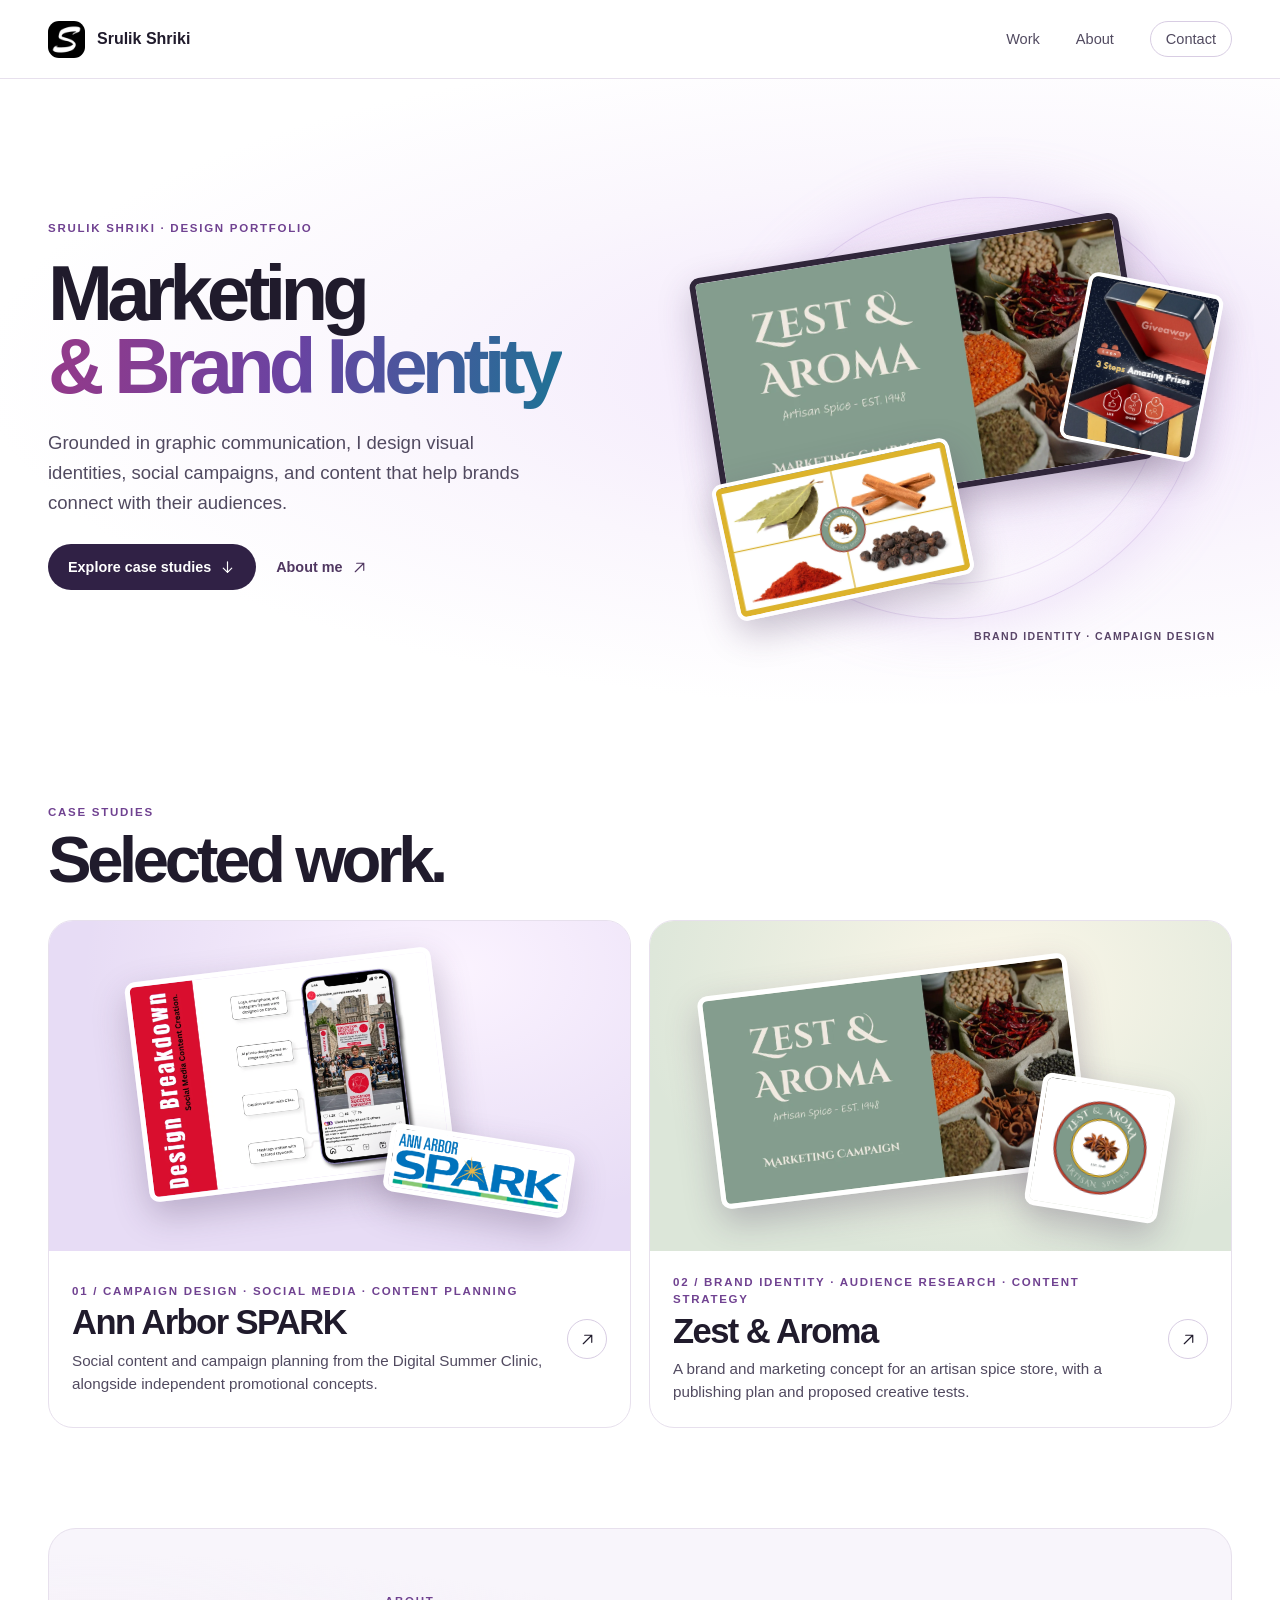
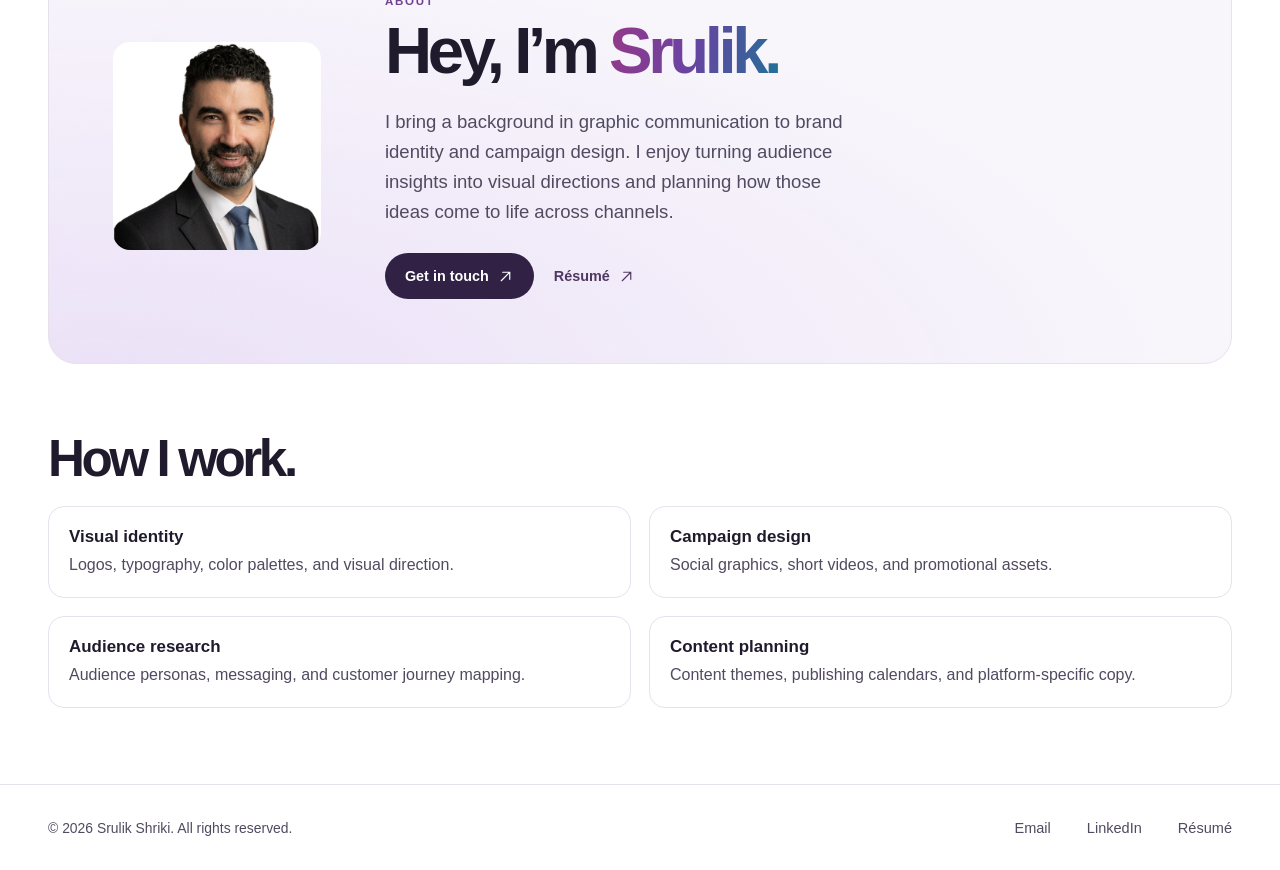
<file: index.html>
<!doctype html>
<html lang="en">
<head>
  <meta charset="utf-8">
  <meta name="viewport" content="width=device-width, initial-scale=1">
  <meta name="theme-color" content="#ffffff">
  <meta name="description" content="Marketing and brand identity case studies by Srulik Shriki.">
  <title>Srulik Shriki — Marketing &amp; Brand Identity</title>
  <link rel="icon" href="assets/home/srulik-mark.webp">
  <link rel="stylesheet" href="assets/css/portfolio.css">
  <link rel="stylesheet" href="assets/css/home.css">
</head>
<body class="home-page" id="top">
  <a class="skip" href="#main">Skip to content</a>
  <header class="portfolio-header">
    <div class="portfolio-wrap portfolio-bar">
      <a class="portfolio-brand" href="#top" aria-label="Srulik Shriki, marketing portfolio home"><img src="assets/home/srulik-mark.webp" width="37" height="37" alt=""><span>Srulik Shriki</span></a>
      <nav class="portfolio-nav" aria-label="Main navigation">
        <a href="#projects">Work</a>
        <a href="#about">About</a>
        <a class="contact-nav" href="#footer">Contact</a>
      </nav>
    </div>
  </header>

  <main id="main" tabindex="-1">
    <div class="home-intro">
      <section class="portfolio-wrap home-hero" aria-labelledby="hero-title">
        <div>
          <p class="portfolio-kicker">Srulik Shriki · Design portfolio</p>
          <h1 id="hero-title">Marketing <span class="gradient-text">&amp; Brand Identity</span></h1>
          <p class="home-lead">Grounded in graphic communication, I design visual identities, social campaigns, and content that help brands connect with their audiences.</p>
          <div class="home-actions">
            <a class="portfolio-button" href="#projects">Explore case studies <svg class="portfolio-icon" viewBox="0 0 24 24" aria-hidden="true"><path d="M12 4v15m-6-6 6 6 6-6"/></svg></a>
            <a class="portfolio-text-link" href="#about">About me <svg class="portfolio-icon" viewBox="0 0 24 24" aria-hidden="true"><path d="M6 18 18 6M8 6h10v10"/></svg></a>
          </div>
        </div>
        <figure class="home-art">
          <div class="home-halo" aria-hidden="true"></div>
          <img class="home-art-main" src="assets/home/aroma_01.webp" width="960" height="540" alt="Zest &amp; Aroma brand presentation with spice photography" fetchpriority="high">
          <img class="home-art-poster" src="assets/home/giveaway_rules.webp" alt="Giveaway Season social campaign graphic">
          <img class="home-art-print" src="assets/home/aroma_06.webp" alt="Zest &amp; Aroma visual identity moodboard">
          <figcaption>Brand identity · Campaign design</figcaption>
        </figure>
      </section>
    </div>

    <section class="portfolio-wrap home-work" id="projects" aria-labelledby="work-title">
      <p class="portfolio-kicker">Case studies</p>
      <h2 id="work-title">Selected work.</h2>
      <div class="work-grid">
        <a class="work-card work-spark" href="spark.html" aria-labelledby="spark-title" aria-describedby="spark-description">
          <div class="work-visual" aria-hidden="true">
            <img class="work-main" src="assets/home/social_media_design.webp" alt="" loading="lazy">
            <img class="work-logo" src="gallery/ann_arbor_spark.png" alt="" loading="lazy">
          </div>
          <div class="work-info">
            <div>
              <p class="portfolio-kicker">01 / Campaign design · Social media · Content planning</p>
              <h3 id="spark-title">Ann Arbor SPARK</h3>
              <p id="spark-description">Social content and campaign planning from the Digital Summer Clinic, alongside independent promotional concepts.</p>
            </div>
            <span class="work-arrow" aria-hidden="true"><svg class="portfolio-icon" viewBox="0 0 24 24" aria-hidden="true"><path d="M6 18 18 6M8 6h10v10"/></svg></span>
          </div>
        </a>
        <a class="work-card work-zest" href="zestandaroma.html" aria-labelledby="zest-title" aria-describedby="zest-description">
          <div class="work-visual" aria-hidden="true">
            <img class="work-main" src="assets/home/aroma_01.webp" alt="" loading="lazy">
            <img class="work-logo" src="gallery/zest_aroma_logo.png" alt="" loading="lazy">
          </div>
          <div class="work-info">
            <div>
              <p class="portfolio-kicker">02 / Brand identity · Audience research · Content strategy</p>
              <h3 id="zest-title">Zest &amp; Aroma</h3>
              <p id="zest-description">A brand and marketing concept for an artisan spice store, with a publishing plan and proposed creative tests.</p>
            </div>
            <span class="work-arrow" aria-hidden="true"><svg class="portfolio-icon" viewBox="0 0 24 24" aria-hidden="true"><path d="M6 18 18 6M8 6h10v10"/></svg></span>
          </div>
        </a>
      </div>
    </section>

    <section class="portfolio-wrap home-about" id="about" aria-labelledby="about-title">
      <img src="gallery/proffesional_image_srulik_shriki.jpg" alt="Srulik Shriki" loading="lazy">
      <div>
        <p class="portfolio-kicker">About</p>
        <h2 id="about-title">Hey, I’m <span class="gradient-text">Srulik.</span></h2>
        <p class="home-lead">I bring a background in graphic communication to brand identity and campaign design. I enjoy turning audience insights into visual directions and planning how those ideas come to life across channels.</p>
        <div class="home-actions">
          <a class="portfolio-button" href="mailto:ishriki@emich.edu">Get in touch <svg class="portfolio-icon" viewBox="0 0 24 24" aria-hidden="true"><path d="M6 18 18 6M8 6h10v10"/></svg></a>
          <a class="portfolio-text-link" href="https://canva.link/yx0ch3mzbwve8dt">Résumé <svg class="portfolio-icon" viewBox="0 0 24 24" aria-hidden="true"><path d="M6 18 18 6M8 6h10v10"/></svg></a>
        </div>
      </div>
    </section>

    <section class="portfolio-wrap home-skills" aria-labelledby="skills-title">
      <h2 id="skills-title">How I work.</h2>
      <div class="skills-grid">
        <article class="skill-card"><h3>Visual identity</h3><p>Logos, typography, color palettes, and visual direction.</p></article>
        <article class="skill-card"><h3>Campaign design</h3><p>Social graphics, short videos, and promotional assets.</p></article>
        <article class="skill-card"><h3>Audience research</h3><p>Audience personas, messaging, and customer journey mapping.</p></article>
        <article class="skill-card"><h3>Content planning</h3><p>Content themes, publishing calendars, and platform-specific copy.</p></article>
      </div>
    </section>
  </main>

  <footer class="portfolio-footer" id="footer">
    <div class="portfolio-wrap portfolio-footer-inner">
      <p>© <span id="year">2026</span> Srulik Shriki. All rights reserved.</p>
      <nav aria-label="Contact and résumé">
        <a href="mailto:ishriki@emich.edu">Email</a>
        <a href="https://www.linkedin.com/in/srulik-shriki-858525204/">LinkedIn</a>
        <a href="https://canva.link/yx0ch3mzbwve8dt">Résumé</a>
      </nav>
    </div>
  </footer>
  <script>document.getElementById('year').textContent = new Date().getFullYear();</script>
</body>
</html>
</file>
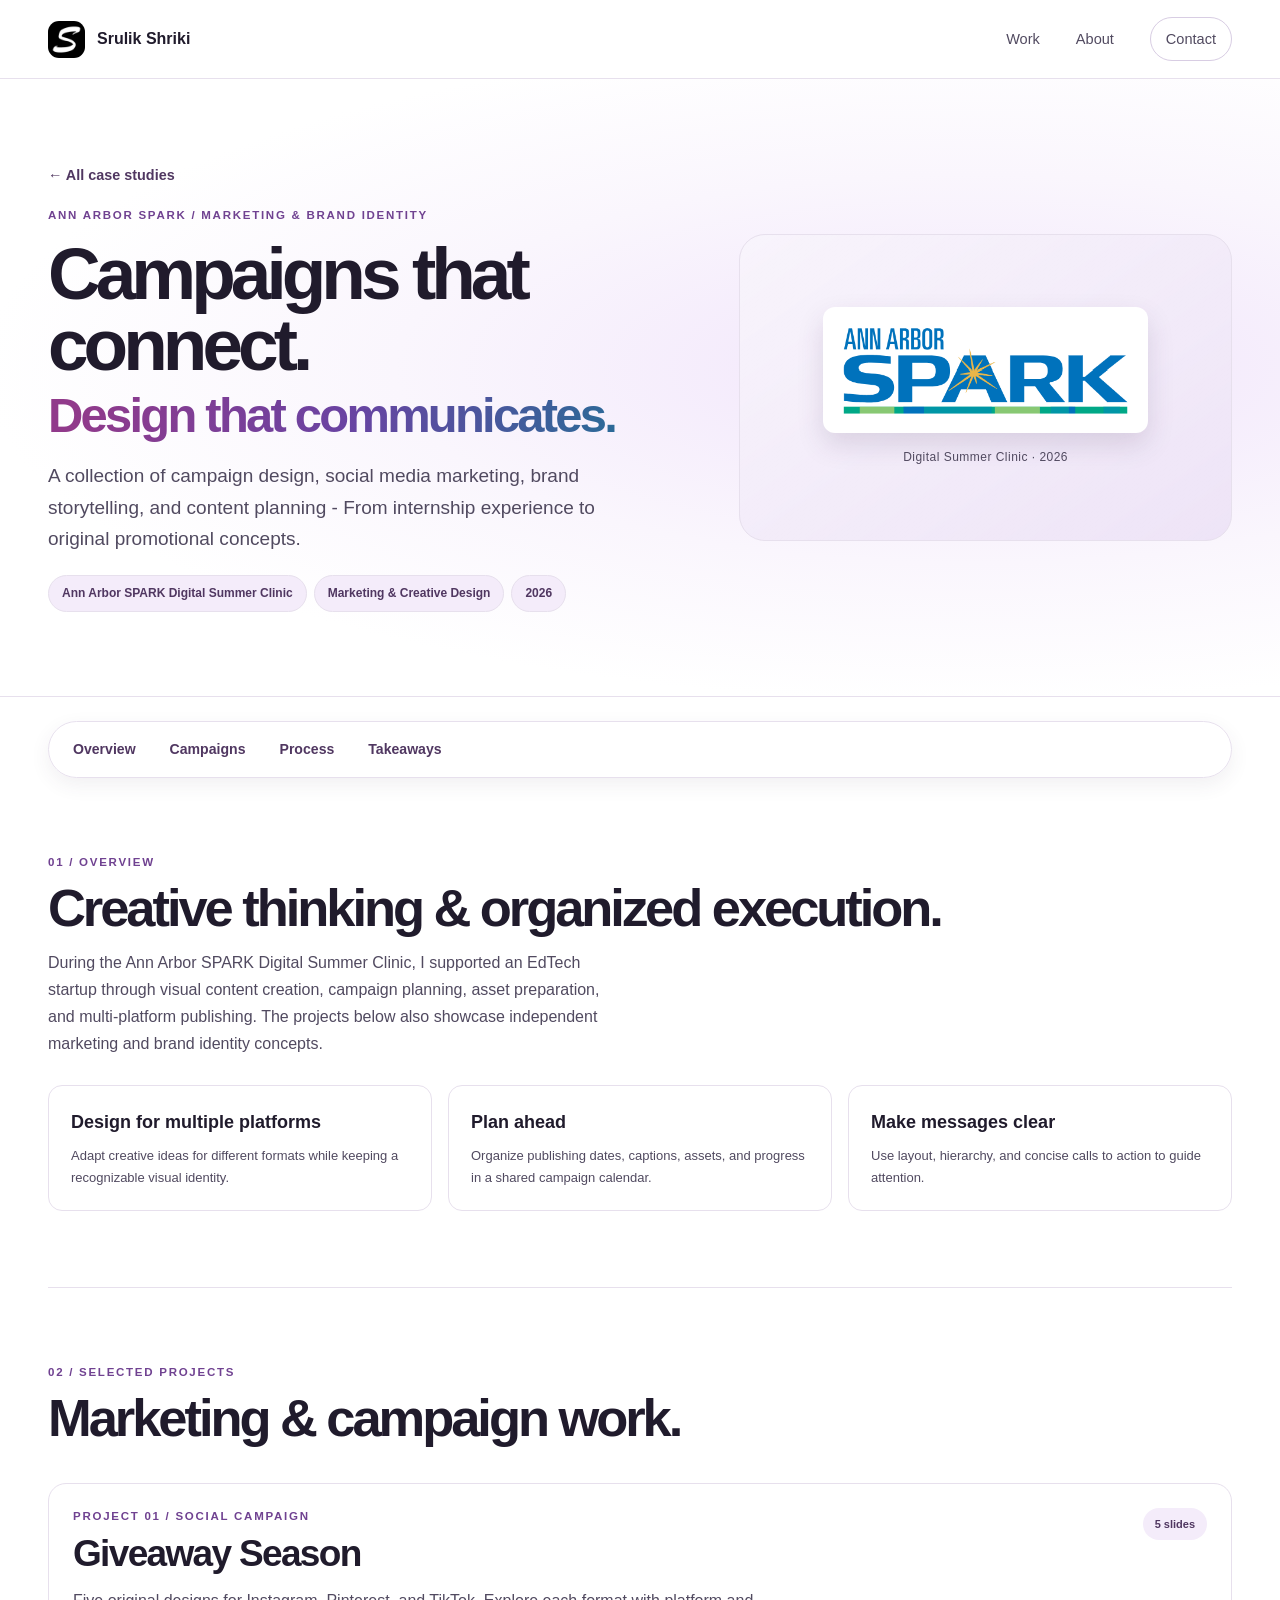
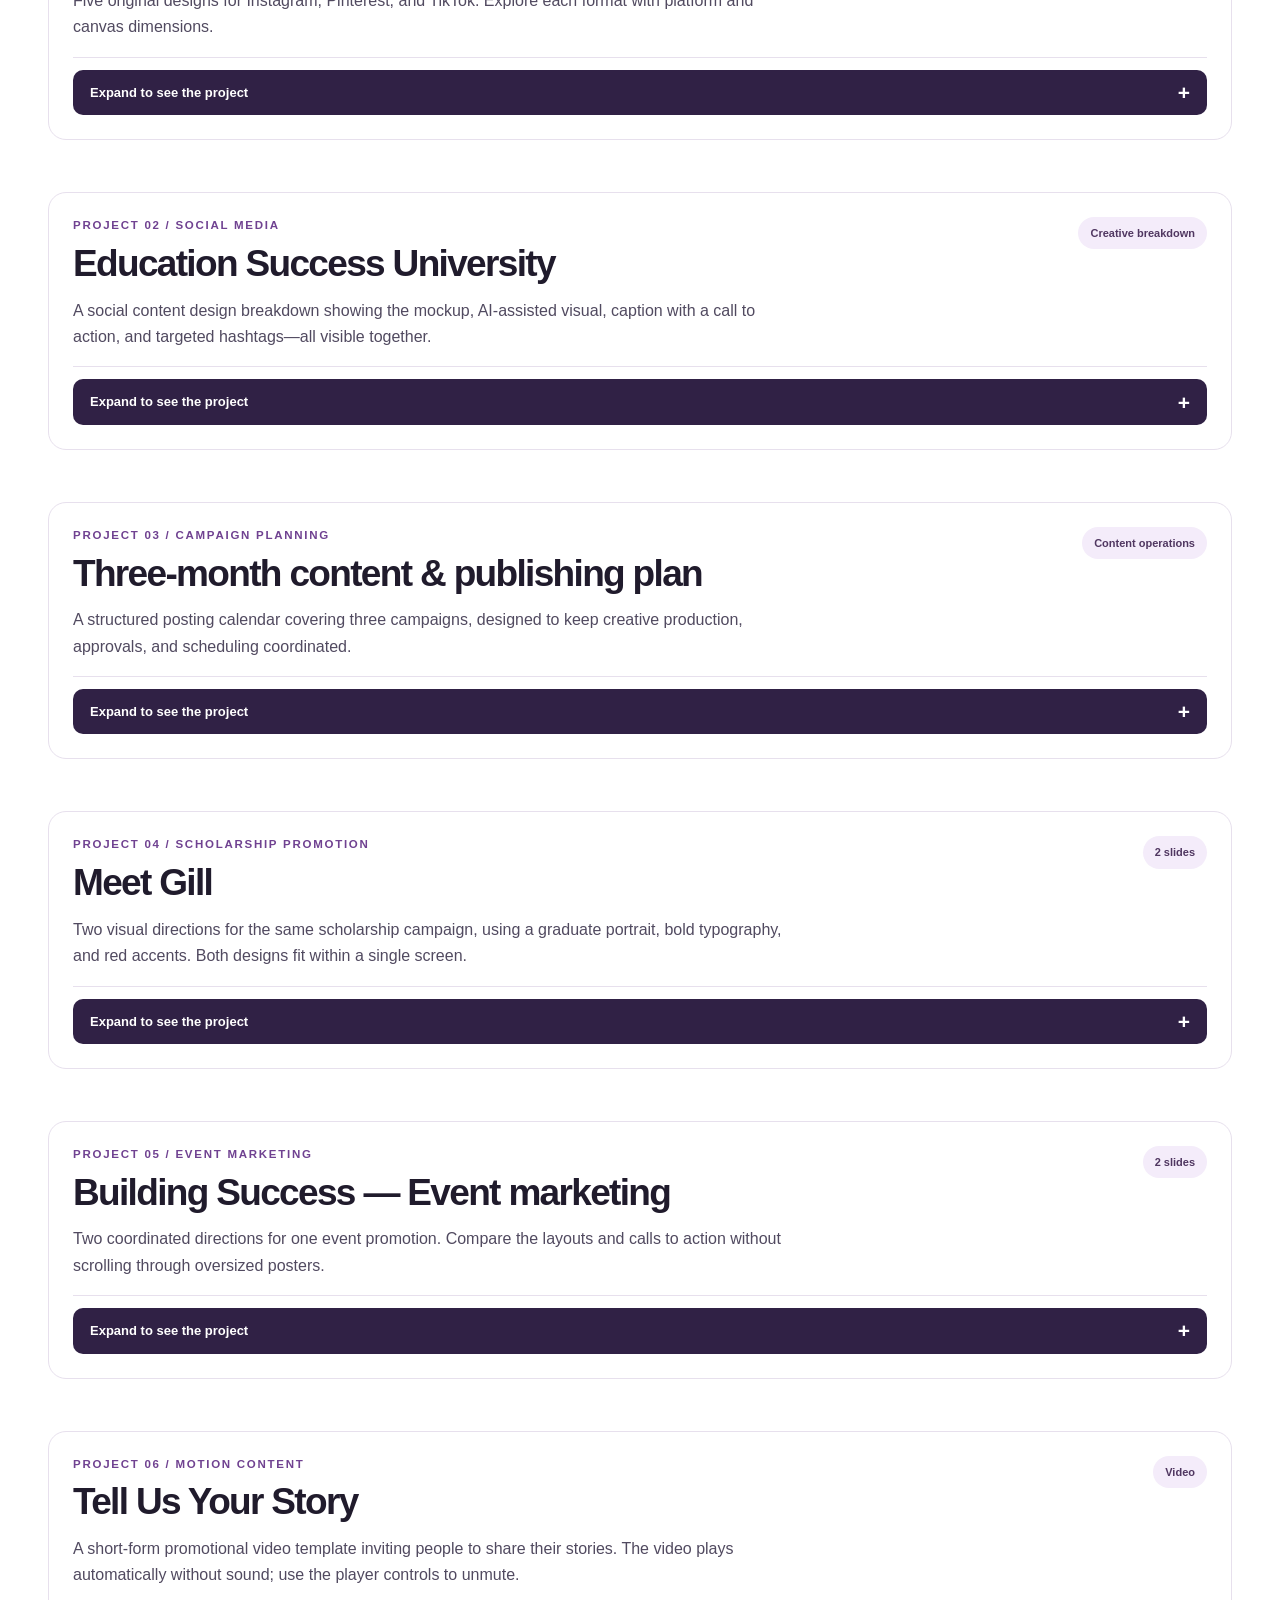
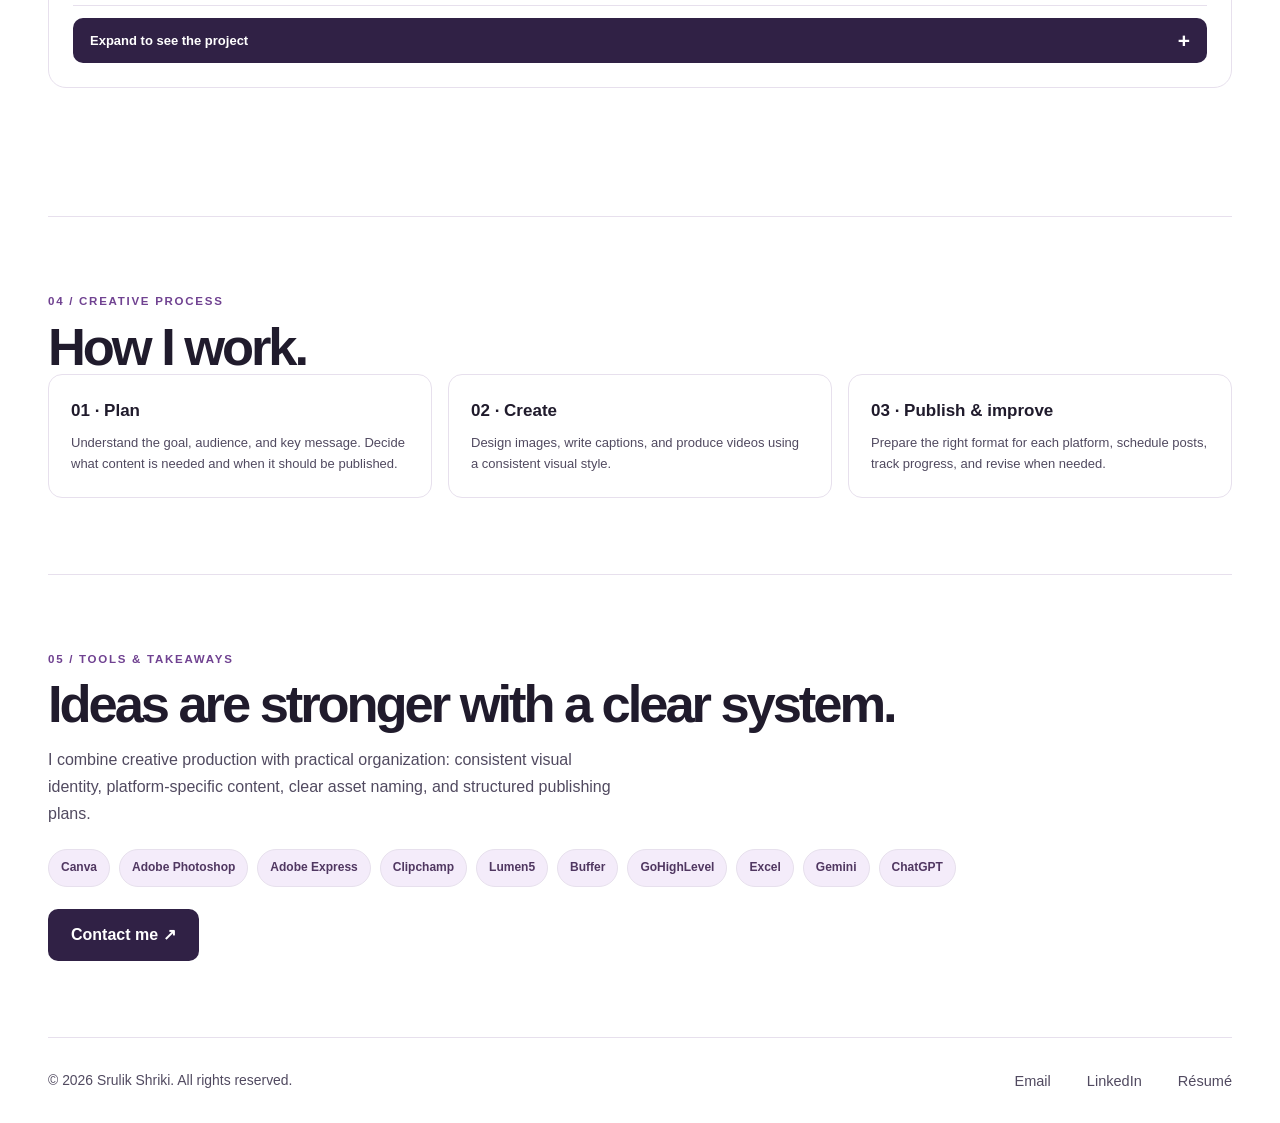
<file: spark.html>
<!DOCTYPE html>

<html lang="en"><head><meta charset="utf-8"/><meta content="width=device-width,initial-scale=1" name="viewport"/><title>Ann Arbor SPARK — Marketing Case Study | Srulik Shriki</title><style>@import url('https://fonts.googleapis.com/css2?family=Inter:wght@400;500;600;700;800&display=swap');:root{--ink:#1b1d21;--muted:#666b73;--line:#e5e7eb;--bg:#f8f9fb;--blue:#d64c4c}*{box-sizing:border-box}html{scroll-behavior:smooth}body{margin:0;font:15px/1.65 Inter,Arial,sans-serif;background:var(--bg);color:var(--ink)}.wrap{max-width:1120px;width:calc(100% - 48px);margin:auto}.navbar{background:#fff;border-bottom:1px solid var(--line);position:sticky;top:0;z-index:10}.nav-container{max-width:1200px;width:calc(100% - 48px);margin:auto;min-height:72px;display:flex;justify-content:space-between;align-items:center;gap:20px}.logo{display:flex;align-items:center;gap:12px;text-decoration:none;color:var(--ink);font-weight:800;font-size:17px}.logo-mark{background:var(--blue);color:#fff;width:38px;height:38px;border-radius:11px;display:grid;place-items:center}.nav-links{display:flex;gap:25px;flex-wrap:wrap}.nav-links a{font-size:13px;text-decoration:none;color:#505866;font-weight:600}.nav-links a.active,.nav-links a:hover{color:var(--blue)}.hero{padding:80px 0 65px}.eyebrow,.index{color:var(--blue);font-size:12px;font-weight:800;letter-spacing:.12em;text-transform:uppercase}.hero h1{font-size:clamp(43px,6.5vw,78px);letter-spacing:-.07em;line-height:1.07;margin:20px 0}.hero h1 span{color:var(--blue)}.lead{font-size:19px;color:#5d6470;max-width:760px}.meta{display:flex;gap:12px;flex-wrap:wrap;margin-top:25px}.meta span{background:#fff;border:1px solid var(--line);padding:8px 13px;border-radius:30px;font-size:12px;font-weight:700}.section{padding:75px 0;border-top:1px solid var(--line);scroll-margin-top:75px}.section h2{font-size:clamp(32px,4.5vw,52px);letter-spacing:-.055em;line-height:1.13;margin:14px 0 25px}.intro{max-width:820px;color:#555e69;font-size:16px}.overview{display:grid;grid-template-columns:repeat(3,1fr);gap:16px;margin-top:28px}.tile{background:#fff;border:1px solid var(--line);border-radius:14px;padding:22px}.tile b{display:block;font-size:18px;margin-bottom:7px}.tile p{margin:0;color:var(--muted);font-size:13px}.project{margin:60px 0 85px;scroll-margin-top:90px}.project-top{display:flex;align-items:flex-start;justify-content:space-between;gap:18px;margin-bottom:24px}.project h3{font-size:clamp(25px,3vw,37px);line-height:1.18;letter-spacing:-.045em;margin:8px 0 12px}.project-top p{color:var(--muted);max-width:720px;margin:0}.tag{font-size:11px;font-weight:800;color:#315ac5;background:#e9efff;padding:7px 12px;border-radius:30px;white-space:nowrap}.slidebox{background:#fff;border:1px solid var(--line);border-radius:16px;padding:16px;box-shadow:0 12px 35px #16223a09}.slideview{height:min(67vh,650px);min-height:320px;display:grid;place-items:center;background:#f1f3f6;border-radius:10px;overflow:hidden}.slideview img{width:100%;height:100%;object-fit:contain}.slide-controls{display:flex;justify-content:space-between;align-items:center;gap:14px;margin-top:16px;flex-wrap:wrap}.slide-controls button{border:1px solid #d6dce6;background:#fff;padding:10px 16px;border-radius:10px;font-weight:800;cursor:pointer}.slide-controls button:hover{background:#e9efff}.slide-info{flex:1;text-align:center;min-width:220px}.slide-info strong{display:block;font-size:14px}.slide-info small{color:#69717e;font-size:12px}.dots{display:flex;justify-content:center;gap:8px;margin-top:12px}.dots button{width:9px;height:9px;border-radius:50%;background:#ccd2dd;border:0;padding:0;cursor:pointer}.dots button.active{background:var(--blue)}.single{height:min(70vh,680px);min-height:300px;display:grid;place-items:center;background:#f0f2f6;border-radius:14px;overflow:hidden;border:1px solid var(--line)}.single img,.single video{height:100%;width:100%;object-fit:contain}.single video{background:#14171d}.planning-copy{max-width:880px}.planning-copy p{color:#58616c}.fields{display:flex;flex-wrap:wrap;gap:8px;margin:18px 0}.fields span{border:1px solid #dbe1e9;background:#fff;border-radius:6px;padding:6px 10px;font-size:12px}.expand{background:#fff;border:1px solid var(--line);border-radius:14px;margin-top:20px;overflow:hidden}.expand summary{cursor:pointer;padding:18px 22px;font-weight:800;display:flex;justify-content:space-between;align-items:center}.expand summary:after{content:'Click to expand +';font-size:12px;color:var(--blue)}.expand[open] summary:after{content:'Collapse −'}.expand .inside{padding:12px 20px 25px;border-top:1px solid var(--line);text-align:center}.expand img{width:min(100%,750px);height:auto;max-height:none}.process{display:grid;grid-template-columns:repeat(3,1fr);gap:16px}.process .tile b{font-size:17px}.tools{display:flex;gap:9px;flex-wrap:wrap;margin:22px 0}.tools span{border:1px solid var(--line);background:#fff;padding:8px 12px;border-radius:30px;font-size:12px;font-weight:700}.contact{display:inline-block;background:var(--blue);color:white;padding:13px 23px;text-decoration:none;font-weight:800;border-radius:10px}.footer{border-top:1px solid var(--line);background:white;padding:35px 0}.footer-inner{display:flex;justify-content:space-between;align-items:center;gap:18px;flex-wrap:wrap}.footer p{color:#717785;font-size:12px;margin:0}.footer-links{display:flex;gap:22px}.footer a{color:#424b59;font-size:13px;text-decoration:none;font-weight:700}.footnote{font-size:12px;color:#78808b;margin-top:14px}@media(max-width:700px){.wrap,.nav-container{width:calc(100% - 30px)}.nav-container{padding:14px 0;align-items:flex-start;flex-direction:column}.nav-links{gap:15px}.hero{padding:52px 0}.overview,.process{grid-template-columns:1fr}.project-top{flex-direction:column}.slideview{height:55vh;min-height:260px}.slide-controls button{padding:9px 11px}.slide-info{order:-1;flex-basis:100%}.project{margin:40px 0 65px}.section{padding:55px 0}.single{height:60vh}}
/* Portfolio revision */
.logo-mark{background:#101114!important}.tag{color:#a62f36;background:#fce9e9}.slide-controls button:hover{background:#fff0f0}.slideview{height:min(65vh,650px);display:flex;align-items:center;justify-content:center}.slideview img{width:100%;height:100%;object-fit:contain;object-position:center center}.single{height:min(76vh,740px)}.single img{width:100%;height:100%;object-fit:contain}.project{margin:38px 0 52px;padding:24px;background:#fff;border:1px solid var(--line);border-radius:18px}.project-top{margin-bottom:16px}.project-reveal{border-top:1px solid var(--line);padding-top:12px}.project-reveal summary{cursor:pointer;list-style:none;display:flex;align-items:center;justify-content:space-between;gap:15px;background:#191b20;color:white;padding:12px 17px;border-radius:10px;font-size:13px;font-weight:800}.project-reveal summary::-webkit-details-marker{display:none}.project-reveal summary:after{content:'+';font-size:21px;line-height:1}.project-reveal[open] summary:after{content:'−'}.project-reveal[open] summary{background:#d64c4c}.project-content{padding-top:22px}.project-content .slidebox{max-width:920px;margin:0 auto}.project-content .single{max-width:1000px;margin:0 auto}.project-content .slideview{background:#f4f4f5}.project-content video{object-fit:contain}.project-content .slide-info{line-height:1.45}.project-content .slide-info strong{color:#191b20}.project-content .slide-info small{color:#5e626b}.project-content .dots button.active{background:#d64c4c}.project-content .slide-controls button{border-color:#e1d7d7}.project-content .slide-controls button:focus-visible,.project-reveal summary:focus-visible{outline:3px solid #d64c4c;outline-offset:3px}@media(max-width:700px){.project{padding:16px;margin:25px 0}.slideview{height:min(57vh,540px)}.single{height:min(68vh,660px)}}
/* Floating identity and navigation */
.navbar{position:sticky;top:16px;z-index:100;background:transparent;border:0;pointer-events:none;padding:0 0 8px}
.nav-container{max-width:1380px;width:calc(100% - 64px);min-height:76px;display:flex;align-items:center;justify-content:space-between;gap:22px}
.logo{pointer-events:auto;background:rgba(255,255,255,.96);border:1px solid #e6e8ed;box-shadow:0 8px 26px #18203612;padding:9px 17px 9px 10px;border-radius:18px;backdrop-filter:blur(12px);font-size:18px}
.logo-mark{background:#111217!important;color:white;border-radius:12px;width:43px;height:43px}
.nav-links{pointer-events:auto;display:flex;gap:8px;align-items:center;padding:7px 11px;border-radius:999px;background:rgba(255,255,255,.96);border:1px solid #e6e8ed;box-shadow:0 8px 26px #18203612;backdrop-filter:blur(12px);flex-wrap:nowrap}
.nav-links a{padding:9px 18px;border-radius:99px;font-size:14px}.nav-links a:hover,.nav-links a.active{background:#f5f5f6;color:#111217}
.hero{padding-top:65px}.hero-layout{display:grid;grid-template-columns:minmax(0,1.5fr) minmax(260px,.75fr);gap:50px;align-items:center}.hero h1{font-size:clamp(39px,5.4vw,70px)}.hero-brand{background:white;border:1px solid var(--line);border-radius:22px;padding:42px 25px;min-height:250px;display:flex;flex-direction:column;align-items:center;justify-content:center;box-shadow:0 20px 48px #16223a0b}.hero-brand img{width:100%;max-width:340px;height:auto;object-fit:contain}.hero-brand p{font-size:12px;color:#6a6f78;margin:25px 0 0;letter-spacing:.04em}
/* Full-sized social media project image, no crop */
#social .single,#social-media .single{height:auto!important;max-height:none!important;min-height:0!important;overflow:visible;background:#fff;padding:10px}
#social .single img,#social-media .single img{height:auto!important;width:100%!important;max-height:none!important;object-fit:contain!important;display:block}
@media(max-width:800px){.nav-container{width:calc(100% - 28px);flex-wrap:wrap;justify-content:center;gap:8px}.navbar{top:8px}.nav-links{max-width:100%;overflow-x:auto;gap:0}.nav-links a{padding:8px 11px;font-size:12px}.hero-layout{grid-template-columns:1fr;gap:25px}.hero-brand{min-height:180px;padding:25px}.hero{padding-top:40px}}

.social-full{height:auto!important;max-height:none!important;min-height:0!important;overflow:visible!important;padding:10px;background:#fff}.social-full img{height:auto!important;max-height:none!important;width:100%!important;object-fit:contain!important;display:block}
</style>
<link rel="icon" href="assets/home/srulik-mark.webp">
<link rel="stylesheet" href="assets/css/portfolio.css">
<link rel="stylesheet" href="assets/css/case-studies.css">
</head><body class="case-page case-spark" id="top">

<a class="skip" href="#main">Skip to content</a>
<header class="portfolio-header">
  <div class="portfolio-wrap portfolio-bar">
    <a class="portfolio-brand" href="index.html#top" aria-label="Srulik Shriki, marketing portfolio home"><img src="assets/home/srulik-mark.webp" width="37" height="37" alt=""><span>Srulik Shriki</span></a>
    <nav class="portfolio-nav" aria-label="Main navigation">
      <a href="index.html#projects">Work</a>
      <a href="index.html#about">About</a>
      <a class="contact-nav" href="#footer">Contact</a>
    </nav>
  </div>
</header>
<main id="main" tabindex="-1">
<div class="case-intro"><div class="wrap hero"><div class="hero-layout"><div class="hero-copy"><a class="portfolio-text-link case-back" href="index.html#projects">← All case studies</a><span class="eyebrow">Ann Arbor SPARK / Marketing &amp; Brand Identity</span><h1>Campaigns that connect.<span class="gradient-text">Design that communicates.</span></h1><p class="lead">A collection of campaign design, social media marketing, brand storytelling, and content planning - From internship experience to original promotional concepts.</p><div class="meta"><span>Ann Arbor SPARK Digital Summer Clinic</span><span>Marketing &amp; Creative Design</span><span>2026</span></div></div><div class="hero-brand"><img alt="Ann Arbor SPARK logo" src="./gallery/ann_arbor_spark.png"/><p>Digital Summer Clinic · 2026</p></div></div></div></div>
<nav class="project-nav" aria-label="Project sections">
  <a href="#about">Overview</a><a href="#projects">Campaigns</a><a href="#process">Process</a><a href="#tools">Takeaways</a>
</nav>
<section class="section wrap" id="about"><span class="index">01 / Overview</span><h2>Creative thinking &amp; organized execution.</h2><p class="intro">During the Ann Arbor SPARK Digital Summer Clinic, I supported an EdTech startup through visual content creation, campaign planning, asset preparation, and multi-platform publishing. The projects below also showcase independent marketing and brand identity concepts.</p><div class="overview"><div class="tile"><b>Design for multiple platforms</b><p>Adapt creative ideas for different formats while keeping a recognizable visual identity.</p></div><div class="tile"><b>Plan ahead</b><p>Organize publishing dates, captions, assets, and progress in a shared campaign calendar.</p></div><div class="tile"><b>Make messages clear</b><p>Use layout, hierarchy, and concise calls to action to guide attention.</p></div></div></section><section class="section wrap" id="projects"><span class="index">02 / Selected projects</span><h2>Marketing &amp; campaign work.</h2><article class="project" id="giveaway"><div class="project-top"><div><span class="index">Project 01 / Social campaign</span><h3>Giveaway Season</h3><p>Five original designs for Instagram, Pinterest, and TikTok. Explore each format with platform and canvas dimensions.</p></div><span class="tag">5 slides</span></div><details class="project-reveal"><summary>Expand to see the project</summary><div class="project-content"><div class="slidebox" data-slideshow="giveaway"><div class="slideview"><img alt="" src="./gallery/giveaway_rules.png"/></div><div class="slide-controls"><button aria-label="Previous slide" data-prev="" type="button">← Previous</button><div class="slide-info"><strong></strong><small></small><div class="dots"></div></div><button aria-label="Next slide" data-next="" type="button">Next →</button></div></div></div></details></article><article class="project"><div class="project-top"><div><span class="index">Project 02 / Social media</span><h3>Education Success University</h3><p>A social content design breakdown showing the mockup, AI-assisted visual, caption with a call to action, and targeted hashtags—all visible together.</p></div><span class="tag">Creative breakdown</span></div><details class="project-reveal"><summary>Expand to see the project</summary><div class="project-content"><div class="social-full single"><img alt="Social media content creation design breakdown" loading="lazy" src="./gallery/social_media_design.png"/></div></div></details></article><article class="project" id="planning"><div class="project-top"><div><span class="index">Project 03 / Campaign planning</span><h3>Three-month content &amp; publishing plan</h3><p>A structured posting calendar covering three campaigns, designed to keep creative production, approvals, and scheduling coordinated.</p></div><span class="tag">Content operations</span></div><details class="project-reveal"><summary>Expand to see the project</summary><div class="project-content"><div class="planning-copy"><p>I planned a <strong>three-month social media posting schedule spanning three campaigns</strong>. The Excel tracker brought together campaign topics, asset links, platform-specific captions, publishing dates, scheduling tools, and status updates. Each entry had its own content ID and space for AI prompts or production notes, helping make handoffs, revisions, and publishing more efficient.</p><p><strong>Fields tracked in the spreadsheet:</strong></p><div class="fields"><span>Content Cluster</span><span>Concept / Topic</span><span>Asset Link</span><span>Primary Caption (IG / FB)</span><span>Short Caption (TikTok / YT)</span><span>Video Title</span><span>Publish Date</span><span>Scheduling Tool</span><span>Status</span><span>Content ID</span><span>AI Prompts / Notes</span></div><p class="footnote">The planning sheet is collapsed by default to keep the portfolio easy to scan. Click below to inspect it at full length.</p></div><details class="expand"><summary>View the three-month campaign planning spreadsheet</summary><div class="inside"><img alt="Long-form campaign planning spreadsheet screenshot" loading="lazy" src="./gallery/campaign_planning.png"/></div></details></div></details></article><article class="project"><div class="project-top"><div><span class="index">Project 04 / Scholarship promotion</span><h3>Meet Gill</h3><p>Two visual directions for the same scholarship campaign, using a graduate portrait, bold typography, and red accents. Both designs fit within a single screen.</p></div><span class="tag">2 slides</span></div><details class="project-reveal"><summary>Expand to see the project</summary><div class="project-content"><div class="slidebox" data-slideshow="scholar"><div class="slideview"><img alt="" src="./gallery/scholarship_editorial.png"/></div><div class="slide-controls"><button aria-label="Previous slide" data-prev="" type="button">← Previous</button><div class="slide-info"><strong></strong><small></small><div class="dots"></div></div><button aria-label="Next slide" data-next="" type="button">Next →</button></div></div></div></details></article><article class="project"><div class="project-top"><div><span class="index">Project 05 / Event marketing</span><h3>Building Success — Event marketing</h3><p>Two coordinated directions for one event promotion. Compare the layouts and calls to action without scrolling through oversized posters.</p></div><span class="tag">2 slides</span></div><details class="project-reveal"><summary>Expand to see the project</summary><div class="project-content"><div class="slidebox" data-slideshow="webinar"><div class="slideview"><img alt="" src="./gallery/webinar_a.png"/></div><div class="slide-controls"><button aria-label="Previous slide" data-prev="" type="button">← Previous</button><div class="slide-info"><strong></strong><small></small><div class="dots"></div></div><button aria-label="Next slide" data-next="" type="button">Next →</button></div></div></div></details></article><article class="project"><div class="project-top"><div><span class="index">Project 06 / Motion content</span><h3>Tell Us Your Story</h3><p>A short-form promotional video template inviting people to share their stories. The video plays automatically without sound; use the player controls to unmute.</p></div><span class="tag">Video</span></div><details class="project-reveal"><summary>Expand to see the project</summary><div class="project-content"><div class="single"><video autoplay="" controls="" loop="" muted="" playsinline="" preload="auto"><source src="./gallery/story_video.mp4" type="video/mp4"/>Your browser does not support video.</video></div></div></details></article></section><section class="section wrap" id="process"><span class="index">04 / Creative Process</span><h2>How I work.</h2><div class="process"><div class="tile"><b>01 · Plan</b><p>Understand the goal, audience, and key message. Decide what content is needed and when it should be published.</p></div><div class="tile"><b>02 · Create</b><p>Design images, write captions, and produce videos using a consistent visual style.</p></div><div class="tile"><b>03 · Publish &amp; improve</b><p>Prepare the right format for each platform, schedule posts, track progress, and revise when needed.</p></div></div></section><section class="section wrap" id="tools"><span class="index">05 / Tools &amp; Takeaways</span><h2>Ideas are stronger with a clear system.</h2><p class="intro">I combine creative production with practical organization: consistent visual identity, platform-specific content, clear asset naming, and structured publishing plans.</p><div class="tools"><span>Canva</span><span>Adobe Photoshop</span><span>Adobe Express</span><span>Clipchamp</span><span>Lumen5</span><span>Buffer</span><span>GoHighLevel</span><span>Excel</span><span>Gemini</span><span>ChatGPT</span></div><a class="contact" href="mailto:ishriki@emich.edu">Contact me ↗</a></section>
</main>
<footer class="portfolio-footer" id="footer">
  <div class="portfolio-wrap portfolio-footer-inner">
    <p>© <span id="year">2026</span> Srulik Shriki. All rights reserved.</p>
    <nav aria-label="Contact and résumé">
      <a href="mailto:ishriki@emich.edu">Email</a>
      <a href="https://www.linkedin.com/in/srulik-shriki-858525204/">LinkedIn</a>
      <a href="https://canva.link/yx0ch3mzbwve8dt">Résumé</a>
    </nav>
  </div>
</footer>
<div hidden="" id="slides-giveaway"><img alt="Instagram post — Rules variant" data-platform="Instagram / Facebook" data-size="1080 × 1350 px · 4:5" data-title="Instagram post — Rules variant" src="./gallery/giveaway_rules.png"/><img alt="Instagram post — Three steps to win" data-platform="Instagram / Facebook" data-size="1080 × 1350 px · 4:5" data-title="Instagram post — Three steps to win" src="./gallery/giveaway_steps.png"/><img alt="Instagram post — Like, Share &amp; Win" data-platform="Instagram / Facebook" data-size="1080 × 1350 px · 4:5" data-title="Instagram post — Like, Share &amp; Win" src="./gallery/giveaway_win.png"/><img alt="Pinterest pin — Giveaway template" data-platform="Pinterest" data-size="1080 × 1920 px · 9:16" data-title="Pinterest pin — Giveaway template" src="./gallery/giveaway_pinterest.png"/><img alt="TikTok story — Giveaway template" data-platform="TikTok / Stories" data-size="1080 × 1920 px · 9:16" data-title="TikTok story — Giveaway template" src="./gallery/giveaway_tiktok.png"/></div><div hidden="" id="slides-scholar"><img alt="Meet Gill — editorial concept" data-platform="Scholarship promotion" data-size="Portrait campaign layout" data-title="Meet Gill — editorial concept" src="./gallery/scholarship_editorial.png"/><img alt="Meet Gill — grid concept" data-platform="Scholarship promotion" data-size="Structured campaign layout" data-title="Meet Gill — grid concept" src="./gallery/scholarship_grid.png"/></div><div hidden="" id="slides-webinar"><img alt="Building Success — concept A" data-platform="Webinar promotion" data-size="Dark event layout" data-title="Building Success — concept A" src="./gallery/webinar_a.png"/><img alt="Building Success — concept B" data-platform="Event promotion" data-size="Light event layout" data-title="Building Success — concept B" src="./gallery/webinar_b.png"/></div><script>document.getElementById('year').textContent=new Date().getFullYear();document.querySelectorAll('[data-slideshow]').forEach(box=>{const id=box.dataset.slideshow;const slides=[...document.querySelectorAll('#slides-'+id+' img')];const view=box.querySelector('.slideview img'),title=box.querySelector('.slide-info strong'),detail=box.querySelector('.slide-info small'),dots=box.querySelector('.dots');let index=0;slides.forEach((slide,i)=>{const dot=document.createElement('button');dot.type='button';dot.setAttribute('aria-label','Go to slide '+(i+1));dot.onclick=()=>show(i);dots.appendChild(dot)});function show(i){index=(i+slides.length)%slides.length;const s=slides[index];view.src=s.src;view.alt=s.alt;title.textContent=(index+1)+' / '+slides.length+' · '+s.dataset.title;detail.textContent=s.dataset.platform+' · '+s.dataset.size;[...dots.children].forEach((d,j)=>d.classList.toggle('active',j===index))}box.querySelector('[data-prev]').onclick=()=>show(index-1);box.querySelector('[data-next]').onclick=()=>show(index+1);show(0)});</script></body></html>
</file>
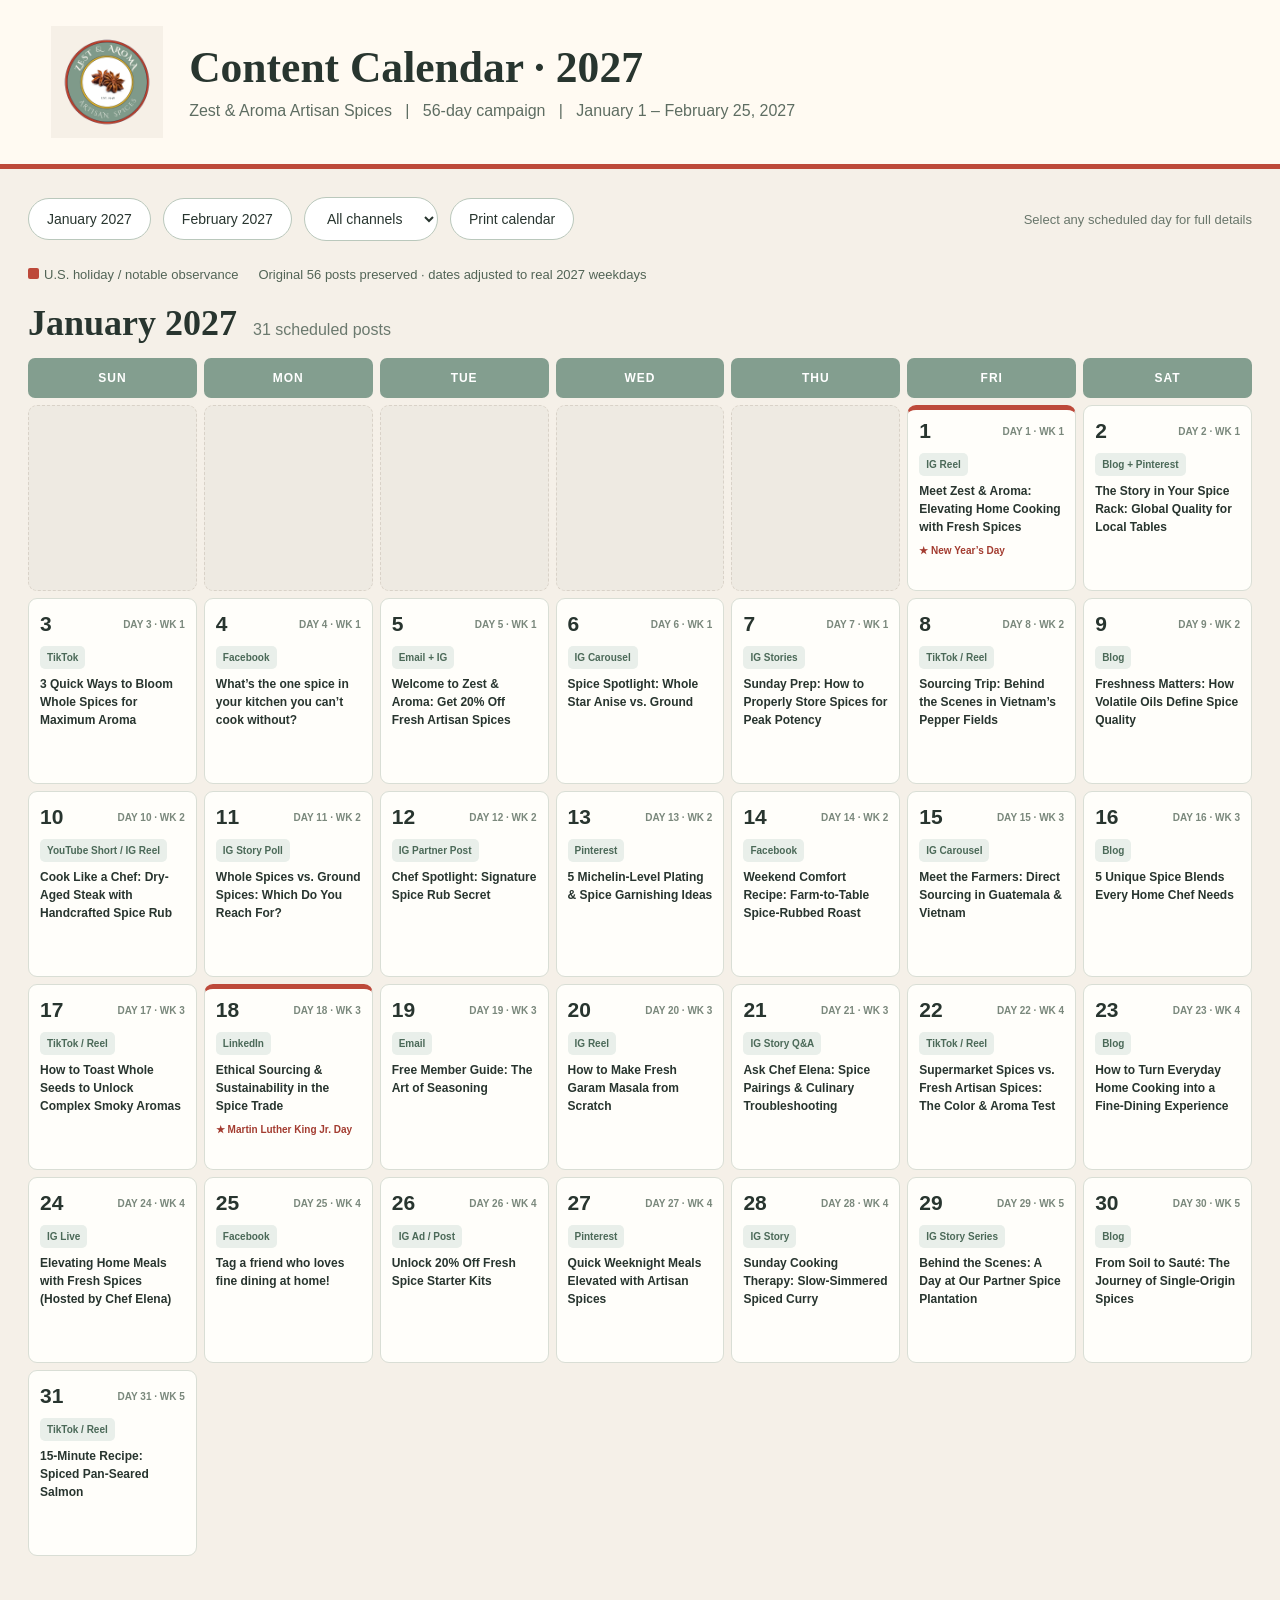
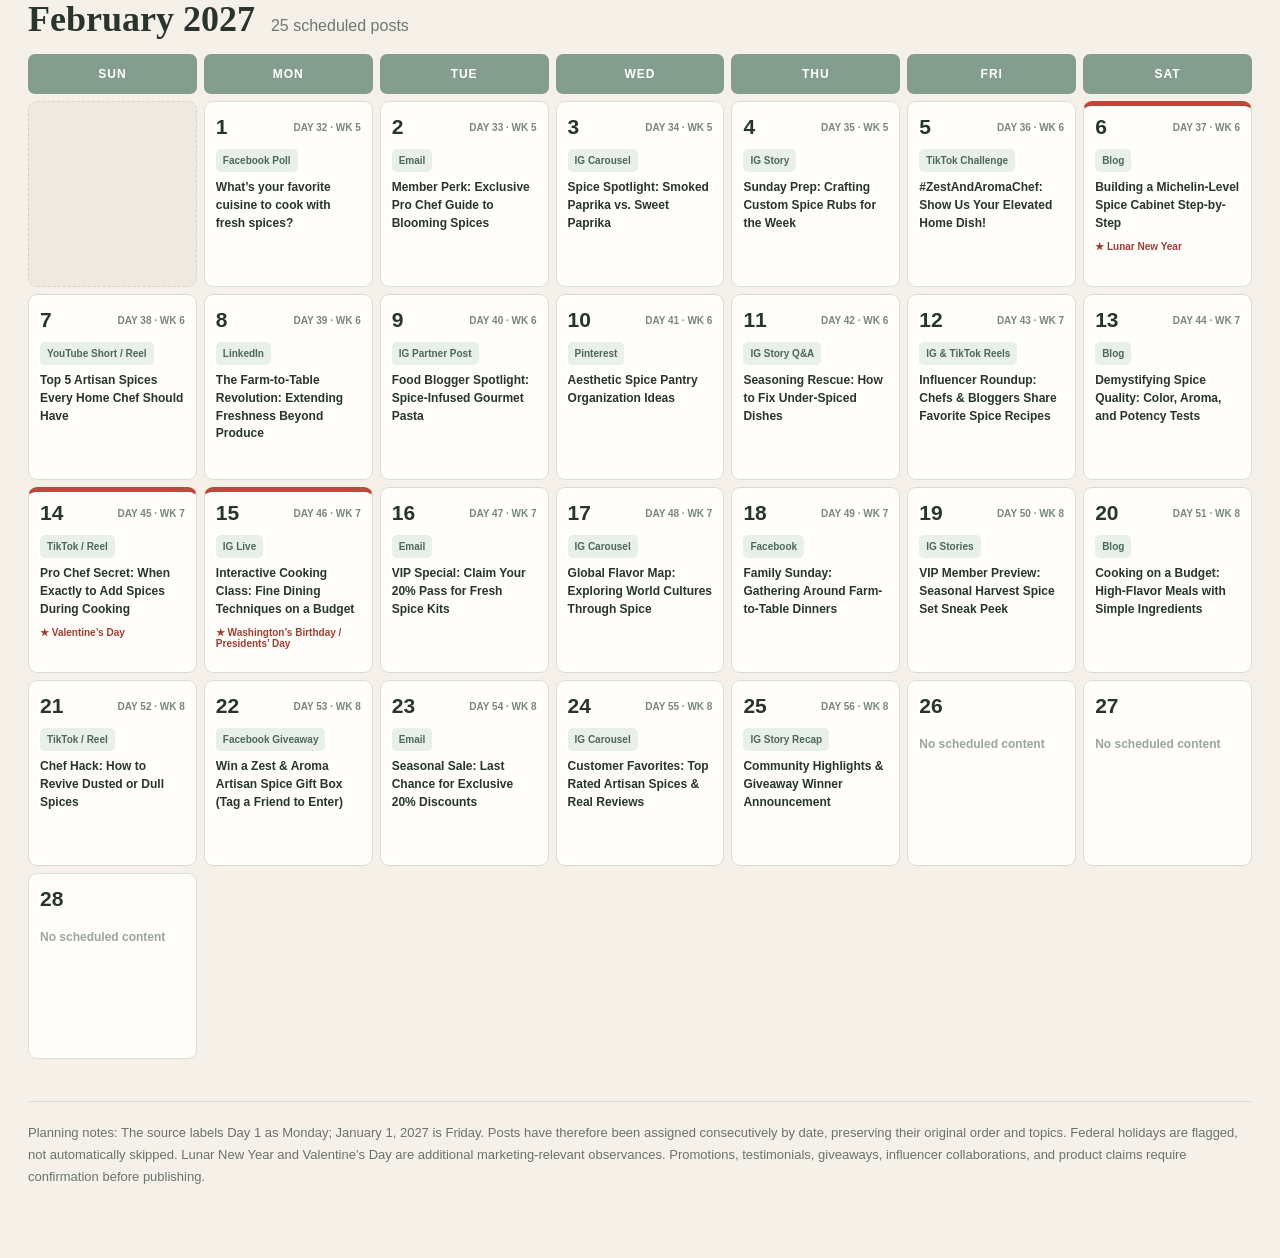
<file: Zest_Aroma_Content_Calendar_2027.html>
<!doctype html><html lang="en"><head><meta charset="utf-8"><meta name="viewport" content="width=device-width, initial-scale=1"><title>Zest & Aroma | 2027 Content Calendar</title><style>
:root{--sage:#839e8f;--red:#bd493a;--gold:#e0b52c;--cream:#f5f0e8;--ink:#28352f;--line:#d9ded5}*{box-sizing:border-box}html{scroll-behavior:smooth}body{margin:0;background:var(--cream);color:var(--ink);font-family:Inter,Arial,sans-serif}header{background:#fffaf2;border-bottom:5px solid var(--red);padding:26px max(24px,4vw);display:flex;gap:26px;align-items:center}header img{width:112px;height:112px;object-fit:contain}h1{font-family:Georgia,serif;font-size:clamp(28px,3.4vw,48px);margin:0 0 7px}header p{margin:0;color:#5e6d62;line-height:1.5}.wrap{max-width:1540px;margin:auto;padding:28px 28px 70px}.toolbar{display:flex;align-items:center;gap:12px;flex-wrap:wrap;margin-bottom:26px}.toolbar button,.toolbar select{border:1px solid #bac8bc;border-radius:30px;background:white;padding:12px 18px;font-size:14px;color:var(--ink);cursor:pointer}.toolbar button.active{background:var(--sage);color:white}.toolbar .hint{margin-left:auto;font-size:13px;color:#69766b}.month{margin:0 0 42px;scroll-margin-top:20px}.monthhead{display:flex;align-items:baseline;gap:16px;margin:0 0 14px}.monthhead h2{font-family:Georgia,serif;font-size:36px;margin:0}.monthhead span{color:#6b796e}.calendar{display:grid;grid-template-columns:repeat(7,minmax(0,1fr));gap:7px}.dow{background:var(--sage);color:white;padding:13px 8px;text-align:center;font-weight:700;letter-spacing:.08em;font-size:12px;border-radius:7px}.cell{background:#fffefa;border:1px solid var(--line);border-radius:9px;min-height:186px;padding:13px 11px;position:relative;overflow:hidden}.cell.empty{background:#eeeae2;border:1px dashed #d9d2c8}.cell.holiday{border-top:5px solid var(--red);padding-top:9px}.date{font-size:21px;font-weight:800;display:flex;justify-content:space-between;align-items:center}.daynum{font-size:10px;font-weight:700;color:#7a887c}.tag{display:inline-block;background:#e9efea;color:#4b6958;padding:5px 7px;border-radius:5px;font-size:10px;font-weight:800;margin:10px 0 7px;line-height:1.3}.topic{font-size:12px;line-height:1.48;font-weight:600;overflow-wrap:anywhere}.holidaytext{font-size:10px;color:#a33c30;font-weight:800;margin-top:9px}.cell[tabindex]{cursor:pointer}.cell[tabindex]:hover{box-shadow:0 4px 16px #839e8f44;transform:translateY(-1px)}.legend{display:flex;gap:20px;flex-wrap:wrap;margin:0 0 20px;font-size:13px;color:#526456}.swatch{display:inline-block;width:11px;height:11px;border-radius:2px;background:var(--red);margin-right:5px}.detail{position:fixed;inset:0;background:#18251b99;display:none;align-items:center;justify-content:center;padding:20px;z-index:10}.detail.open{display:flex}.dialog{background:#fffaf3;max-width:540px;width:100%;border-radius:16px;padding:30px;box-shadow:0 20px 80px #0003}.dialog h3{font-family:Georgia,serif;font-size:28px}.close{float:right;border:0;background:none;font-size:28px;cursor:pointer}.note{background:#f8eadb;border-left:4px solid var(--red);padding:14px;margin-top:18px;line-height:1.5}.footer{font-size:13px;color:#68746a;border-top:1px solid var(--line);padding-top:20px;line-height:1.7}@media(max-width:1000px){.calendar{grid-template-columns:repeat(7,minmax(140px,1fr));min-width:1050px}.month{overflow-x:auto}.cell{min-height:205px}}@media print{header{padding:12px}header img{width:65px;height:65px}.toolbar,.detail{display:none!important}.wrap{padding:15px}.month{break-after:page}.calendar{min-width:0;gap:4px}.cell{min-height:165px;padding:7px}.topic{font-size:10px}.tag{font-size:9px}@page{size:A3 landscape;margin:10mm}}
</style></head><body><header><img src="[data-uri]" alt="Zest & Aroma brand logo"><div><h1>Content Calendar · 2027</h1><p>Zest & Aroma Artisan Spices &nbsp; | &nbsp; 56-day campaign &nbsp; | &nbsp; January 1 – February 25, 2027</p></div></header><main class="wrap"><div class="toolbar"><button onclick="document.getElementById('jan').scrollIntoView({behavior:'smooth'})">January 2027</button><button onclick="document.getElementById('feb').scrollIntoView({behavior:'smooth'})">February 2027</button><select id="filter" aria-label="Filter by channel"><option value="">All channels</option><option>Instagram</option><option>TikTok</option><option>Blog</option><option>Facebook</option><option>Email</option><option>Pinterest</option><option>LinkedIn</option><option>YouTube</option></select><button onclick="window.print()">Print calendar</button><span class="hint">Select any scheduled day for full details</span></div><div class="legend"><span><i class="swatch"></i>U.S. holiday / notable observance</span><span>Original 56 posts preserved · dates adjusted to real 2027 weekdays</span></div><div id="months"></div><div class="footer">Planning notes: The source labels Day 1 as Monday; January 1, 2027 is Friday. Posts have therefore been assigned consecutively by date, preserving their original order and topics. Federal holidays are flagged, not automatically skipped. Lunar New Year and Valentine’s Day are additional marketing-relevant observances. Promotions, testimonials, giveaways, influencer collaborations, and product claims require confirmation before publishing.</div></main><div class="detail" id="detail" onclick="if(event.target===this)closeDialog()"><div class="dialog" role="dialog" aria-modal="true"><button class="close" onclick="closeDialog()" aria-label="Close">×</button><div id="detailbody"></div></div></div><script>const data=[{"date": "2027-01-01", "day": 1, "week": 1, "platform": "IG Reel", "topic": "Meet Zest & Aroma: Elevating Home Cooking with Fresh Spices", "holiday": "New Year’s Day", "note": "Consider a New Year welcome angle; avoid assuming normal engagement."}, {"date": "2027-01-02", "day": 2, "week": 1, "platform": "Blog + Pinterest", "topic": "The Story in Your Spice Rack: Global Quality for Local Tables", "holiday": "", "note": ""}, {"date": "2027-01-03", "day": 3, "week": 1, "platform": "TikTok", "topic": "3 Quick Ways to Bloom Whole Spices for Maximum Aroma", "holiday": "", "note": ""}, {"date": "2027-01-04", "day": 4, "week": 1, "platform": "Facebook", "topic": "What’s the one spice in your kitchen you can’t cook without?", "holiday": "", "note": ""}, {"date": "2027-01-05", "day": 5, "week": 1, "platform": "Email + IG", "topic": "Welcome to Zest & Aroma: Get 20% Off Fresh Artisan Spices", "holiday": "", "note": ""}, {"date": "2027-01-06", "day": 6, "week": 1, "platform": "IG Carousel", "topic": "Spice Spotlight: Whole Star Anise vs. Ground", "holiday": "", "note": ""}, {"date": "2027-01-07", "day": 7, "week": 1, "platform": "IG Stories", "topic": "Sunday Prep: How to Properly Store Spices for Peak Potency", "holiday": "", "note": ""}, {"date": "2027-01-08", "day": 8, "week": 2, "platform": "TikTok / Reel", "topic": "Sourcing Trip: Behind the Scenes in Vietnam’s Pepper Fields", "holiday": "", "note": ""}, {"date": "2027-01-09", "day": 9, "week": 2, "platform": "Blog", "topic": "Freshness Matters: How Volatile Oils Define Spice Quality", "holiday": "", "note": ""}, {"date": "2027-01-10", "day": 10, "week": 2, "platform": "YouTube Short / IG Reel", "topic": "Cook Like a Chef: Dry-Aged Steak with Handcrafted Spice Rub", "holiday": "", "note": ""}, {"date": "2027-01-11", "day": 11, "week": 2, "platform": "IG Story Poll", "topic": "Whole Spices vs. Ground Spices: Which Do You Reach For?", "holiday": "", "note": ""}, {"date": "2027-01-12", "day": 12, "week": 2, "platform": "IG Partner Post", "topic": "Chef Spotlight: Signature Spice Rub Secret", "holiday": "", "note": ""}, {"date": "2027-01-13", "day": 13, "week": 2, "platform": "Pinterest", "topic": "5 Michelin-Level Plating & Spice Garnishing Ideas", "holiday": "", "note": ""}, {"date": "2027-01-14", "day": 14, "week": 2, "platform": "Facebook", "topic": "Weekend Comfort Recipe: Farm-to-Table Spice-Rubbed Roast", "holiday": "", "note": ""}, {"date": "2027-01-15", "day": 15, "week": 3, "platform": "IG Carousel", "topic": "Meet the Farmers: Direct Sourcing in Guatemala & Vietnam", "holiday": "", "note": ""}, {"date": "2027-01-16", "day": 16, "week": 3, "platform": "Blog", "topic": "5 Unique Spice Blends Every Home Chef Needs", "holiday": "", "note": ""}, {"date": "2027-01-17", "day": 17, "week": 3, "platform": "TikTok / Reel", "topic": "How to Toast Whole Seeds to Unlock Complex Smoky Aromas", "holiday": "", "note": ""}, {"date": "2027-01-18", "day": 18, "week": 3, "platform": "LinkedIn", "topic": "Ethical Sourcing & Sustainability in the Spice Trade", "holiday": "Martin Luther King Jr. Day", "note": "Keep messaging respectful; consider rescheduling promotional emphasis."}, {"date": "2027-01-19", "day": 19, "week": 3, "platform": "Email", "topic": "Free Member Guide: The Art of Seasoning", "holiday": "", "note": ""}, {"date": "2027-01-20", "day": 20, "week": 3, "platform": "IG Reel", "topic": "How to Make Fresh Garam Masala from Scratch", "holiday": "", "note": ""}, {"date": "2027-01-21", "day": 21, "week": 3, "platform": "IG Story Q&A", "topic": "Ask Chef Elena: Spice Pairings & Culinary Troubleshooting", "holiday": "", "note": ""}, {"date": "2027-01-22", "day": 22, "week": 4, "platform": "TikTok / Reel", "topic": "Supermarket Spices vs. Fresh Artisan Spices: The Color & Aroma Test", "holiday": "", "note": ""}, {"date": "2027-01-23", "day": 23, "week": 4, "platform": "Blog", "topic": "How to Turn Everyday Home Cooking into a Fine-Dining Experience", "holiday": "", "note": ""}, {"date": "2027-01-24", "day": 24, "week": 4, "platform": "IG Live", "topic": "Elevating Home Meals with Fresh Spices (Hosted by Chef Elena)", "holiday": "", "note": ""}, {"date": "2027-01-25", "day": 25, "week": 4, "platform": "Facebook", "topic": "Tag a friend who loves fine dining at home!", "holiday": "", "note": ""}, {"date": "2027-01-26", "day": 26, "week": 4, "platform": "IG Ad / Post", "topic": "Unlock 20% Off Fresh Spice Starter Kits", "holiday": "", "note": ""}, {"date": "2027-01-27", "day": 27, "week": 4, "platform": "Pinterest", "topic": "Quick Weeknight Meals Elevated with Artisan Spices", "holiday": "", "note": ""}, {"date": "2027-01-28", "day": 28, "week": 4, "platform": "IG Story", "topic": "Sunday Cooking Therapy: Slow-Simmered Spiced Curry", "holiday": "", "note": ""}, {"date": "2027-01-29", "day": 29, "week": 5, "platform": "IG Story Series", "topic": "Behind the Scenes: A Day at Our Partner Spice Plantation", "holiday": "", "note": ""}, {"date": "2027-01-30", "day": 30, "week": 5, "platform": "Blog", "topic": "From Soil to Sauté: The Journey of Single-Origin Spices", "holiday": "", "note": ""}, {"date": "2027-01-31", "day": 31, "week": 5, "platform": "TikTok / Reel", "topic": "15-Minute Recipe: Spiced Pan-Seared Salmon", "holiday": "", "note": ""}, {"date": "2027-02-01", "day": 32, "week": 5, "platform": "Facebook Poll", "topic": "What’s your favorite cuisine to cook with fresh spices?", "holiday": "", "note": ""}, {"date": "2027-02-02", "day": 33, "week": 5, "platform": "Email", "topic": "Member Perk: Exclusive Pro Chef Guide to Blooming Spices", "holiday": "", "note": ""}, {"date": "2027-02-03", "day": 34, "week": 5, "platform": "IG Carousel", "topic": "Spice Spotlight: Smoked Paprika vs. Sweet Paprika", "holiday": "", "note": ""}, {"date": "2027-02-04", "day": 35, "week": 5, "platform": "IG Story", "topic": "Sunday Prep: Crafting Custom Spice Rubs for the Week", "holiday": "", "note": ""}, {"date": "2027-02-05", "day": 36, "week": 6, "platform": "TikTok Challenge", "topic": "#ZestAndAromaChef: Show Us Your Elevated Home Dish!", "holiday": "", "note": ""}, {"date": "2027-02-06", "day": 37, "week": 6, "platform": "Blog", "topic": "Building a Michelin-Level Spice Cabinet Step-by-Step", "holiday": "Lunar New Year", "note": "Optional culturally informed seasonal cooking angle; avoid generic cultural claims."}, {"date": "2027-02-07", "day": 38, "week": 6, "platform": "YouTube Short / Reel", "topic": "Top 5 Artisan Spices Every Home Chef Should Have", "holiday": "", "note": ""}, {"date": "2027-02-08", "day": 39, "week": 6, "platform": "LinkedIn", "topic": "The Farm-to-Table Revolution: Extending Freshness Beyond Produce", "holiday": "", "note": ""}, {"date": "2027-02-09", "day": 40, "week": 6, "platform": "IG Partner Post", "topic": "Food Blogger Spotlight: Spice-Infused Gourmet Pasta", "holiday": "", "note": ""}, {"date": "2027-02-10", "day": 41, "week": 6, "platform": "Pinterest", "topic": "Aesthetic Spice Pantry Organization Ideas", "holiday": "", "note": ""}, {"date": "2027-02-11", "day": 42, "week": 6, "platform": "IG Story Q&A", "topic": "Seasoning Rescue: How to Fix Under-Spiced Dishes", "holiday": "", "note": ""}, {"date": "2027-02-12", "day": 43, "week": 7, "platform": "IG & TikTok Reels", "topic": "Influencer Roundup: Chefs & Bloggers Share Favorite Spice Recipes", "holiday": "", "note": ""}, {"date": "2027-02-13", "day": 44, "week": 7, "platform": "Blog", "topic": "Demystifying Spice Quality: Color, Aroma, and Potency Tests", "holiday": "", "note": ""}, {"date": "2027-02-14", "day": 45, "week": 7, "platform": "TikTok / Reel", "topic": "Pro Chef Secret: When Exactly to Add Spices During Cooking", "holiday": "Valentine’s Day", "note": "Optional dinner-at-home recipe framing."}, {"date": "2027-02-15", "day": 46, "week": 7, "platform": "IG Live", "topic": "Interactive Cooking Class: Fine Dining Techniques on a Budget", "holiday": "Washington’s Birthday / Presidents’ Day", "note": "Federal holiday; review timing and promotional relevance."}, {"date": "2027-02-16", "day": 47, "week": 7, "platform": "Email", "topic": "VIP Special: Claim Your 20% Pass for Fresh Spice Kits", "holiday": "", "note": ""}, {"date": "2027-02-17", "day": 48, "week": 7, "platform": "IG Carousel", "topic": "Global Flavor Map: Exploring World Cultures Through Spice", "holiday": "", "note": ""}, {"date": "2027-02-18", "day": 49, "week": 7, "platform": "Facebook", "topic": "Family Sunday: Gathering Around Farm-to-Table Dinners", "holiday": "", "note": ""}, {"date": "2027-02-19", "day": 50, "week": 8, "platform": "IG Stories", "topic": "VIP Member Preview: Seasonal Harvest Spice Set Sneak Peek", "holiday": "", "note": ""}, {"date": "2027-02-20", "day": 51, "week": 8, "platform": "Blog", "topic": "Cooking on a Budget: High-Flavor Meals with Simple Ingredients", "holiday": "", "note": ""}, {"date": "2027-02-21", "day": 52, "week": 8, "platform": "TikTok / Reel", "topic": "Chef Hack: How to Revive Dusted or Dull Spices", "holiday": "", "note": ""}, {"date": "2027-02-22", "day": 53, "week": 8, "platform": "Facebook Giveaway", "topic": "Win a Zest & Aroma Artisan Spice Gift Box (Tag a Friend to Enter)", "holiday": "", "note": ""}, {"date": "2027-02-23", "day": 54, "week": 8, "platform": "Email", "topic": "Seasonal Sale: Last Chance for Exclusive 20% Discounts", "holiday": "", "note": ""}, {"date": "2027-02-24", "day": 55, "week": 8, "platform": "IG Carousel", "topic": "Customer Favorites: Top Rated Artisan Spices & Real Reviews", "holiday": "", "note": ""}, {"date": "2027-02-25", "day": 56, "week": 8, "platform": "IG Story Recap", "topic": "Community Highlights & Giveaway Winner Announcement", "holiday": "", "note": ""}];const monthNames=['January','February'];function render(){const filter=document.getElementById('filter').value;const root=document.getElementById('months');root.innerHTML='';for(let m=0;m<2;m++){let sec=document.createElement('section');sec.className='month';sec.id=m===0?'jan':'feb';let list=data.filter(x=>Number(x.date.slice(5,7))===m+1);sec.innerHTML=`<div class="monthhead"><h2>${monthNames[m]} 2027</h2><span>${list.length} scheduled posts</span></div>`;let grid=document.createElement('div');grid.className='calendar';['SUN','MON','TUE','WED','THU','FRI','SAT'].forEach(x=>{let e=document.createElement('div');e.className='dow';e.textContent=x;grid.append(e)});let offset=new Date(2027,m,1).getDay();for(let j=0;j<offset;j++){let e=document.createElement('div');e.className='cell empty';grid.append(e)}let total=new Date(2027,m+1,0).getDate();for(let day=1;day<=total;day++){let date=`2027-${String(m+1).padStart(2,'0')}-${String(day).padStart(2,'0')}`;let x=list.find(y=>y.date===date);let e=document.createElement('div');e.className='cell'+(x?.holiday?' holiday':'');if(x){let match=!filter||({Instagram:/IG|Instagram/,TikTok:/TikTok/,Blog:/Blog/,Facebook:/Facebook/,Email:/Email/,Pinterest:/Pinterest/,LinkedIn:/LinkedIn/,YouTube:/YouTube/}[filter]||/./).test(x.platform);e.innerHTML=`<div class="date">${day}<span class="daynum">DAY ${x.day} · WK ${x.week}</span></div><div class="tag">${x.platform}</div><div class="topic">${x.topic}</div>${x.holiday?`<div class="holidaytext">★ ${x.holiday}</div>`:''}`;if(!match)e.style.opacity='.25';e.tabIndex=0;e.onclick=()=>show(x);e.onkeydown=ev=>{if(ev.key==='Enter')show(x)}}else{e.innerHTML=`<div class="date">${day}</div><div class="topic" style="color:#9aa69a;margin-top:18px">No scheduled content</div>`}grid.append(e)}sec.append(grid);root.append(sec)}}function show(x){document.getElementById('detailbody').innerHTML=`<div style="color:#71816f;font-weight:700">DAY ${x.day} · WEEK ${x.week}</div><h3>${new Date(x.date+'T12:00:00').toLocaleDateString('en-US',{weekday:'long',month:'long',day:'numeric',year:'numeric'})}</h3><div class="tag">${x.platform}</div><p style="font-size:19px;line-height:1.5">${x.topic}</p>${x.holiday?`<div class="note"><b>${x.holiday}</b><p>${x.note}</p></div>`:''}`;document.getElementById('detail').classList.add('open')}function closeDialog(){document.getElementById('detail').classList.remove('open')}document.addEventListener('keydown',e=>{if(e.key==='Escape')closeDialog()});document.getElementById('filter').onchange=render;render();</script></body></html>
</file>
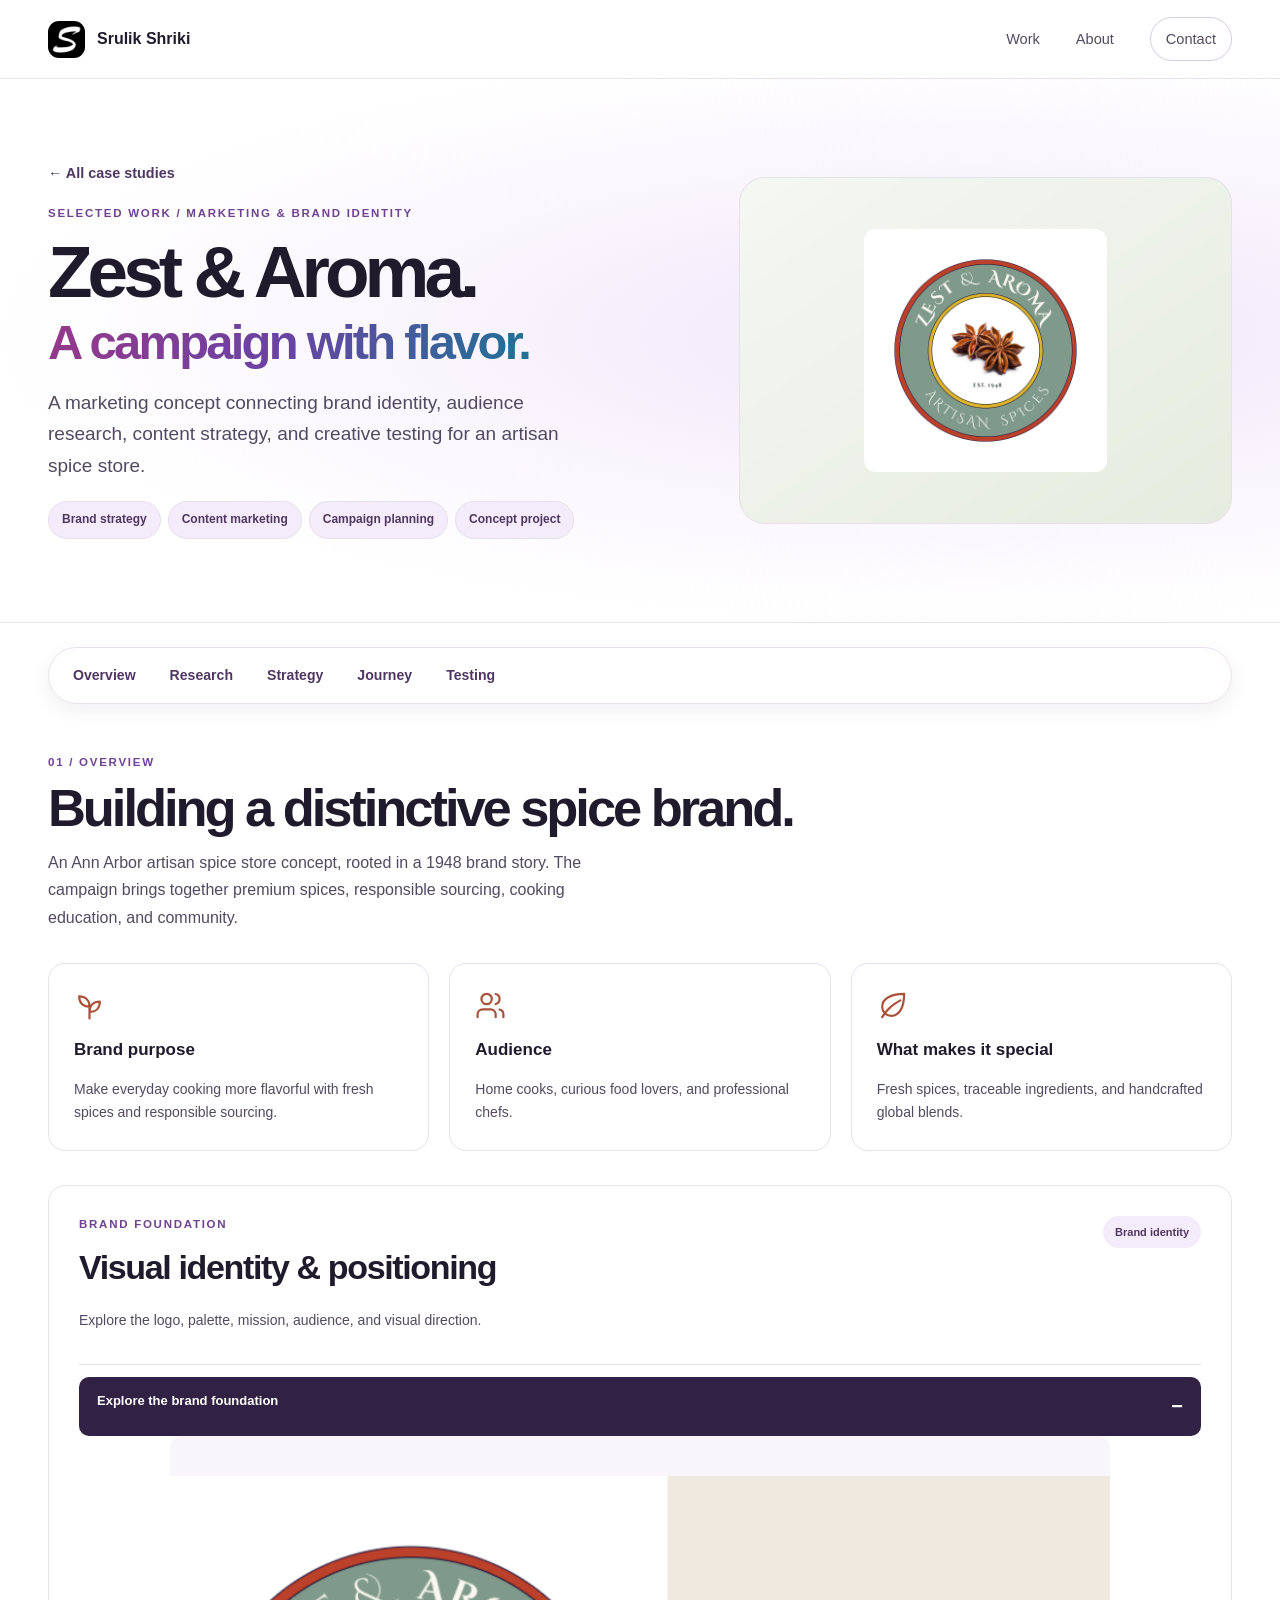
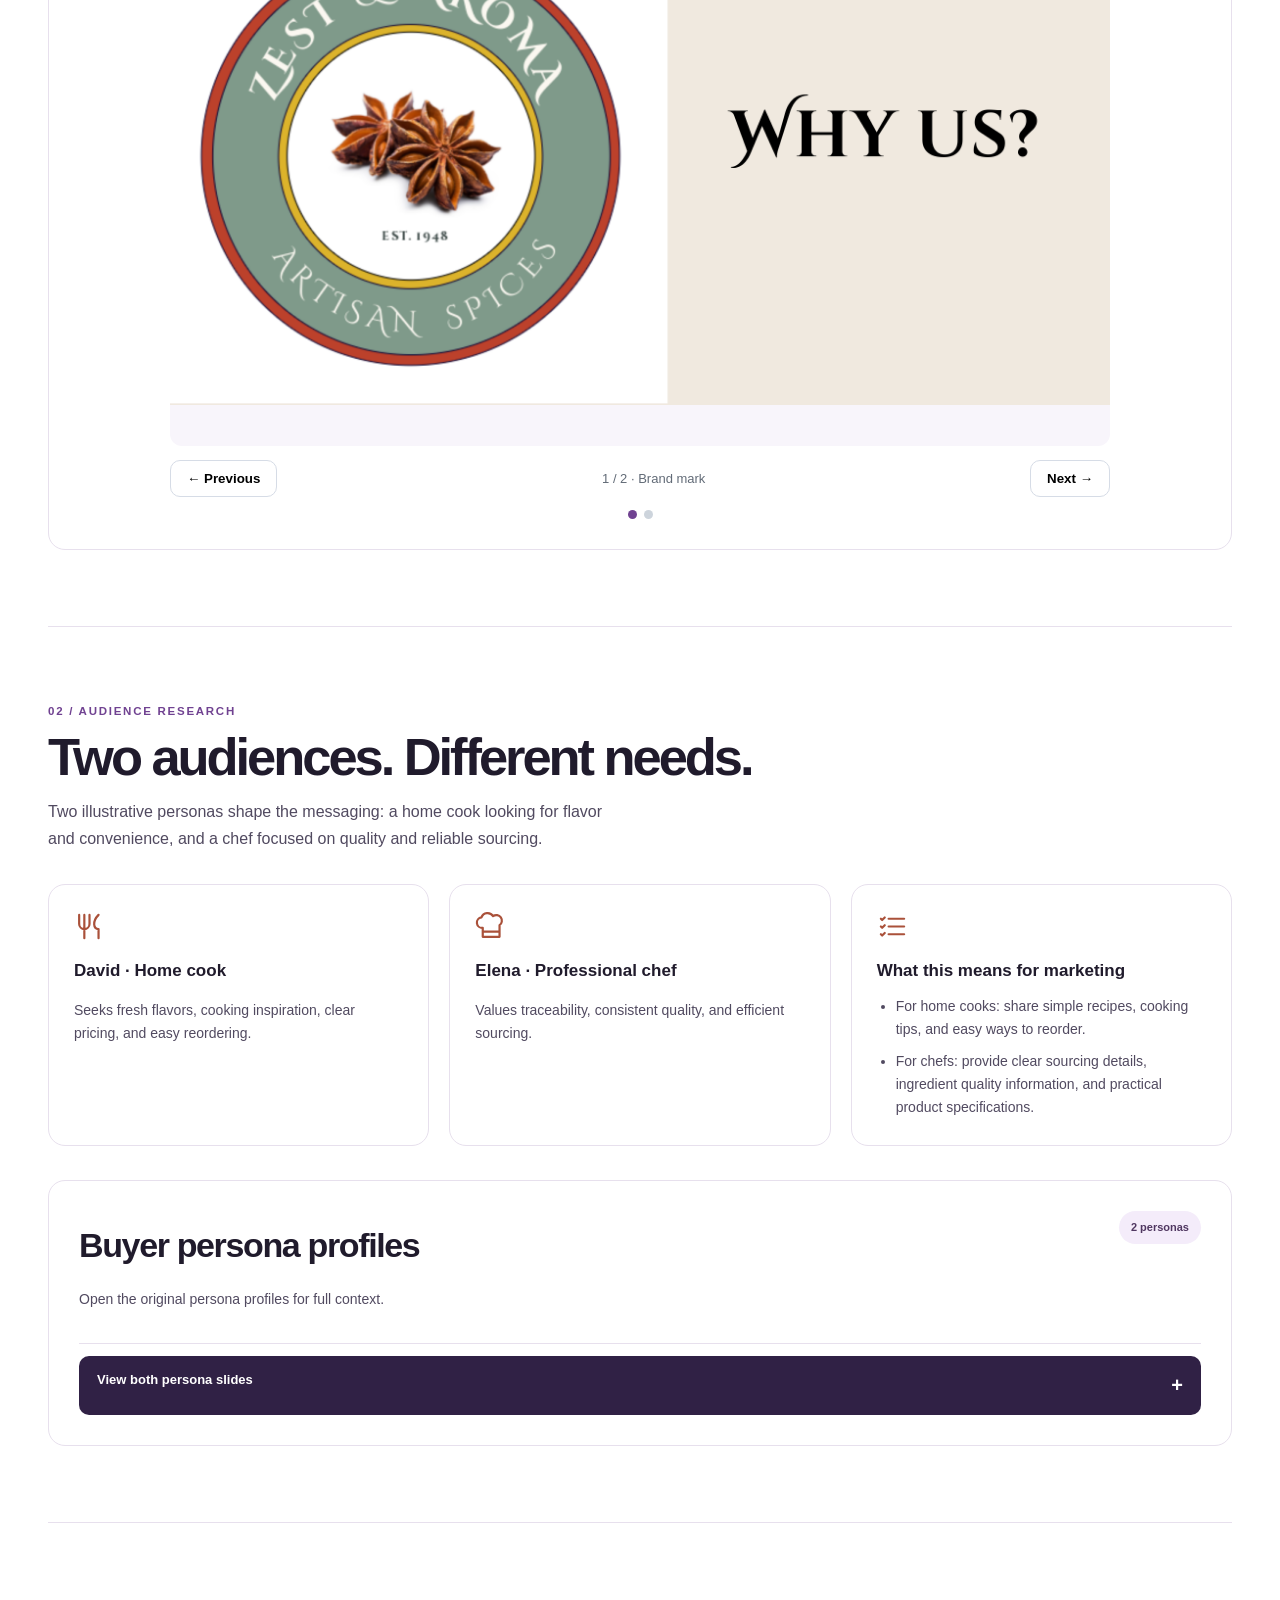
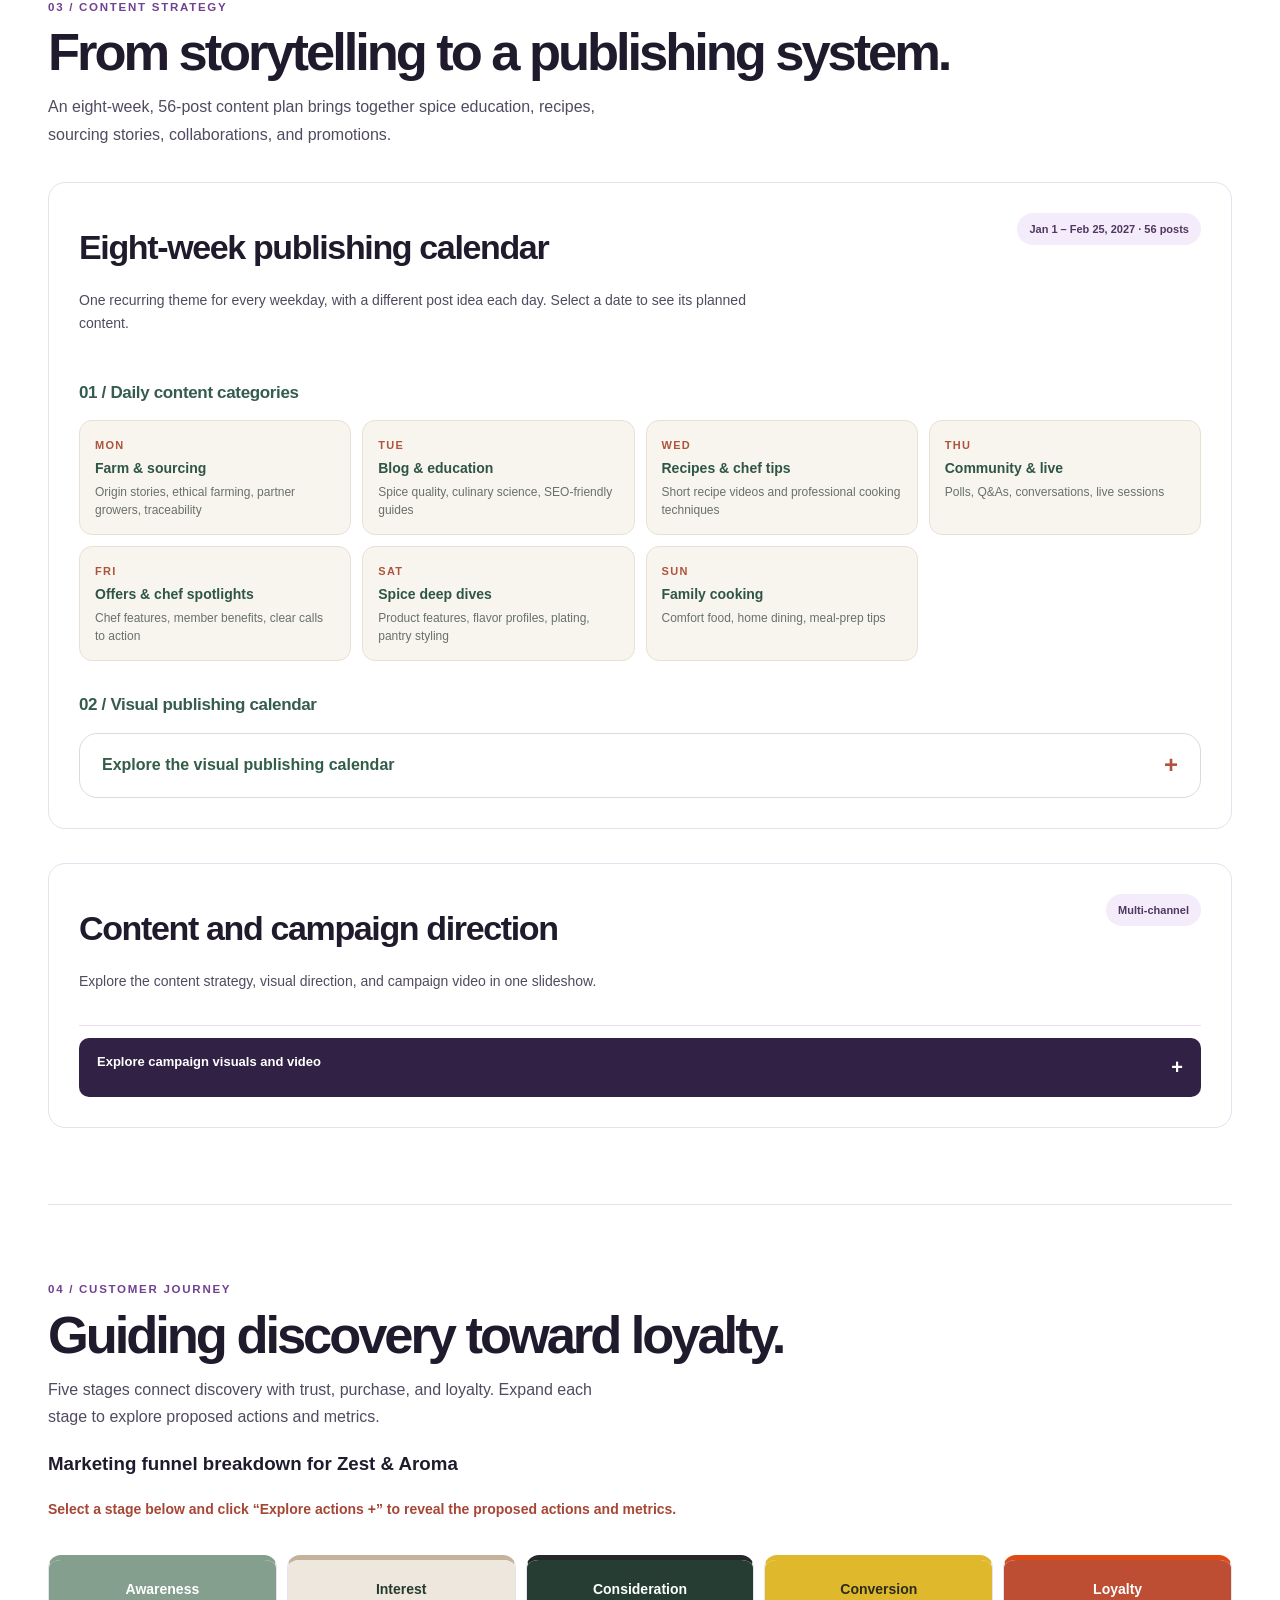
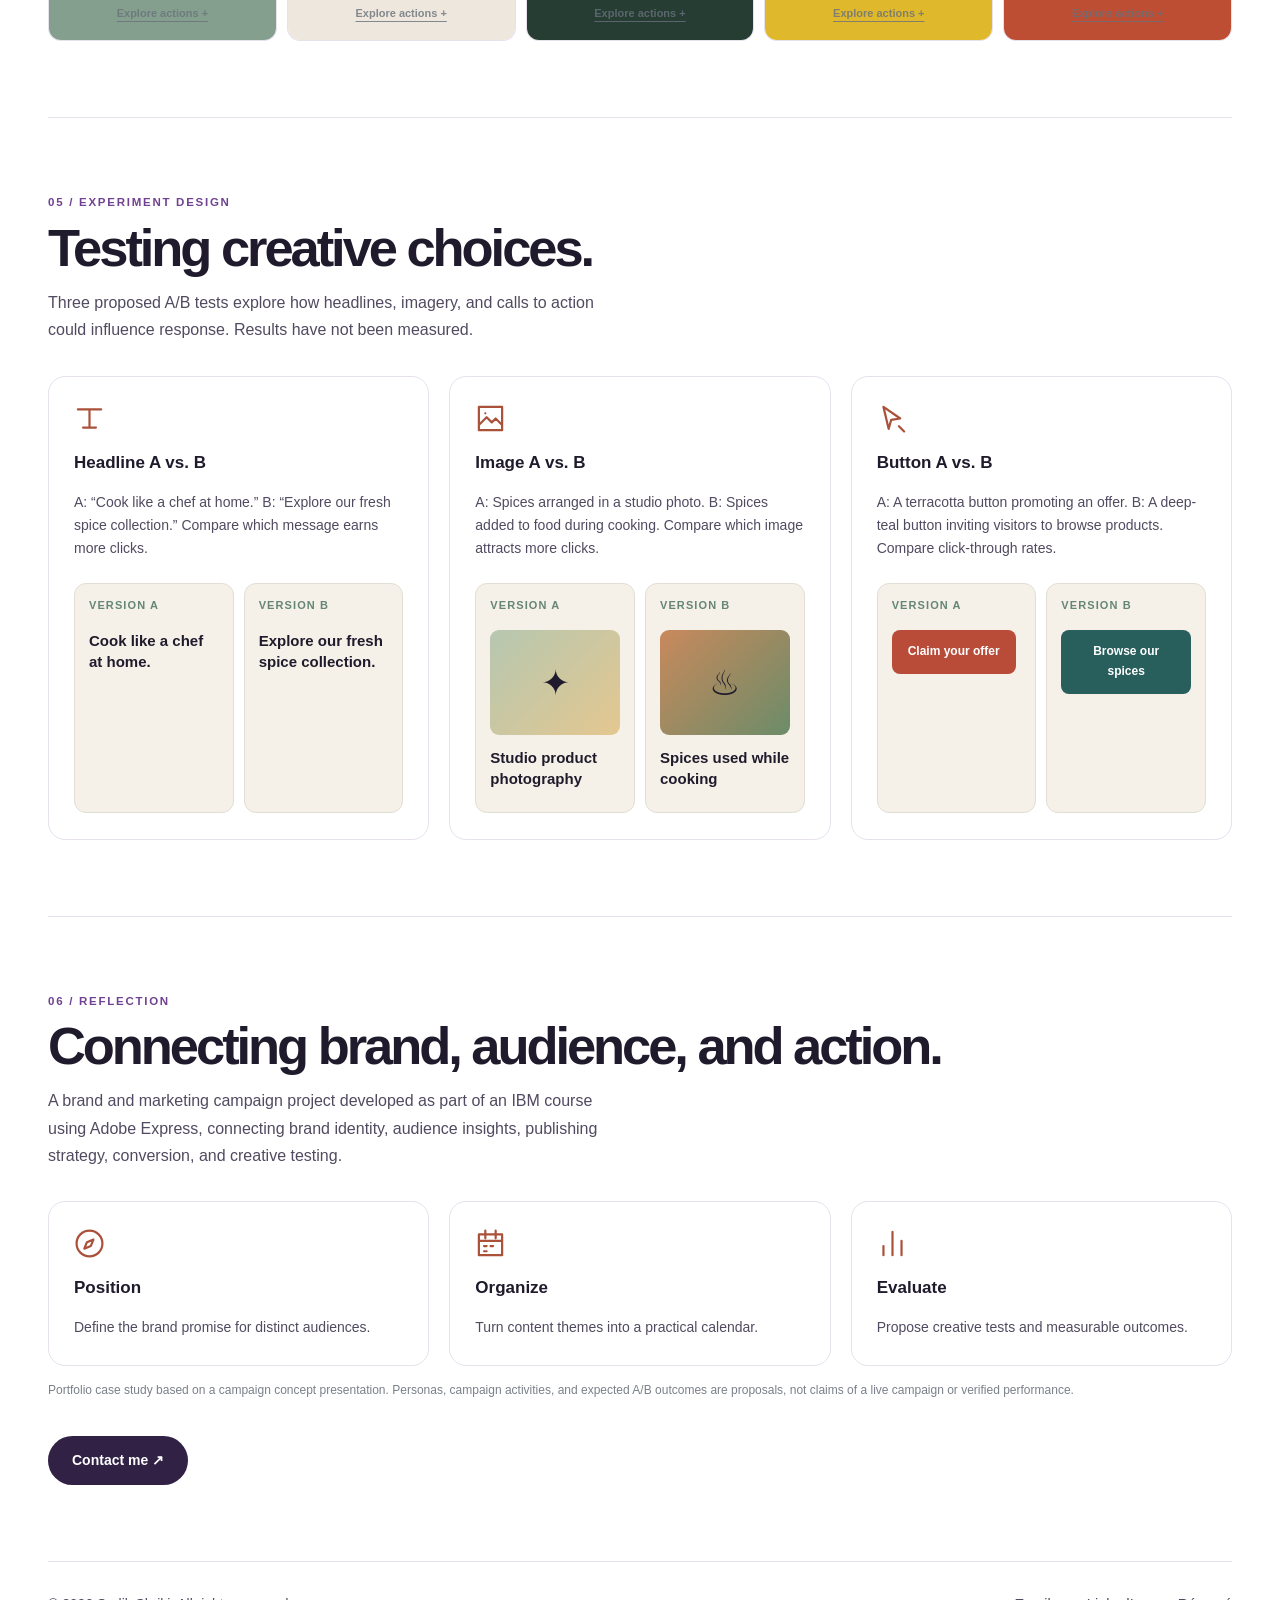
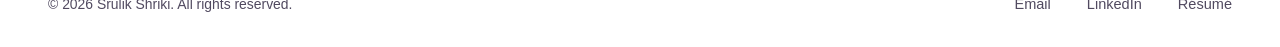
<file: zestandaroma.html>
<!DOCTYPE html>

<html lang="en"><head><meta charset="utf-8"/><meta content="width=device-width,initial-scale=1" name="viewport"/><title>Zest &amp; Aroma — Marketing Campaign | Srulik Shriki</title><link href="https://fonts.googleapis.com" rel="preconnect"/><link href="https://fonts.googleapis.com/css2?family=Inter:wght@400;500;600;700;800&amp;family=DM+Serif+Display&amp;display=swap" rel="stylesheet"/><style>
:root{--ink:#1b1d21;--muted:#666b73;--line:#e5e7eb;--bg:#f8f9fb;--accent:#386c93;--sage:#849f8e;--orange:#dd4a16;--gold:#dfb82c;--cream:#f1eae0}*{box-sizing:border-box}html{scroll-behavior:smooth}body{margin:0;background:var(--bg);color:var(--ink);font:15px/1.7 Inter,Arial,sans-serif}.wrap{width:calc(100% - 48px);max-width:1120px;margin:auto}.navbar{position:sticky;top:16px;z-index:100;pointer-events:none}.nav-container{width:calc(100% - 64px);max-width:1380px;margin:auto;display:flex;justify-content:space-between;align-items:center;gap:16px}.logo,.nav-links{pointer-events:auto;background:#fffffff5;border:1px solid #e6e8ed;box-shadow:0 8px 26px #18203612;backdrop-filter:blur(12px)}.logo{display:flex;align-items:center;gap:12px;padding:9px 17px 9px 10px;border-radius:18px;text-decoration:none;color:var(--ink);font-size:18px;font-weight:800}.logo-mark{width:43px;height:43px;background:#101114;color:white;display:grid;place-items:center;border-radius:12px}.nav-links{display:flex;gap:4px;padding:7px 11px;border-radius:999px}.nav-links a{color:#505866;font-size:13px;font-weight:600;padding:9px 15px;text-decoration:none;border-radius:99px}.nav-links a:hover{background:#edf1f4;color:#253c50}.hero{padding:100px 0 80px}.hero-grid{display:grid;grid-template-columns:1.2fr .8fr;gap:55px;align-items:center}.eyebrow,.index{font-size:12px;letter-spacing:.13em;text-transform:uppercase;color:var(--accent);font-weight:800}.hero h1{font-size:clamp(48px,6.8vw,84px);line-height:1.06;letter-spacing:-.065em;margin:22px 0}.hero h1 em{font-style:normal;color:var(--accent)}.lead{font-size:18px;color:#5d6470;max-width:690px}.meta{display:flex;gap:9px;flex-wrap:wrap;margin-top:26px}.meta span,.pill{border:1px solid var(--line);background:white;padding:8px 13px;border-radius:30px;font-size:12px;font-weight:700}.hero-art{background:var(--sage);border-radius:24px;overflow:hidden;box-shadow:0 20px 55px #16223a13}.hero-art img{display:block;width:100%;aspect-ratio:16/12;object-fit:cover;object-position:right}.section{padding:80px 0;border-top:1px solid var(--line);scroll-margin-top:100px}.section h2{font-size:clamp(32px,4.5vw,52px);letter-spacing:-.055em;line-height:1.13;margin:12px 0 22px}.intro{max-width:850px;color:#59616b;font-size:16px}.tiles{display:grid;grid-template-columns:repeat(3,1fr);gap:16px;margin-top:28px}.tile,.project{background:white;border:1px solid var(--line);border-radius:17px;padding:24px}.tile b{display:block;font-size:17px}.tile p,.project p{color:var(--muted);font-size:14px}.project{margin-top:24px}.project h3{font-size:clamp(23px,3vw,34px);letter-spacing:-.04em;margin:6px 0 10px}.project-head{display:flex;justify-content:space-between;gap:20px;align-items:flex-start}.tag{font-size:11px;white-space:nowrap;font-weight:800;color:var(--accent);background:#eaf1f5;border-radius:30px;padding:7px 12px}.reveal{margin-top:18px;border-top:1px solid var(--line);padding-top:12px}.reveal>summary{list-style:none;cursor:pointer;background:#191b20;color:white;padding:13px 18px;border-radius:10px;font-weight:800;font-size:13px;display:flex;justify-content:space-between}.reveal>summary::-webkit-details-marker{display:none}.reveal>summary:after{content:'+';font-size:20px}.reveal[open]>summary{background:#253c50}.reveal[open]>summary:after{content:'−'}.content{padding-top:20px}.image-grid{display:grid;grid-template-columns:repeat(2,minmax(0,1fr));gap:14px}.image-grid figure,.figure{margin:0;background:#f2f3f4;border:1px solid var(--line);border-radius:12px;overflow:hidden}.image-grid img,.figure img{display:block;width:100%;height:auto}.image-grid figcaption,.figure figcaption{padding:10px 14px;font-size:12px;color:var(--muted);background:white}.wide{max-width:100%;margin:0 auto}.wide img{width:100%;height:auto;display:block}.carousel{max-width:940px;margin:auto}.slideview{height:min(62vw,610px);min-height:240px;background:#f1f3f6;display:grid;place-items:center;border-radius:12px;overflow:hidden}.slideview img{width:100%;height:100%;object-fit:contain}.controls{display:flex;align-items:center;justify-content:space-between;gap:10px;margin-top:14px}.controls button{border:1px solid #d6dce6;background:white;border-radius:10px;padding:10px 16px;font-weight:800;cursor:pointer}.controls button:hover{background:#eef3f7}.counter{font-size:13px;color:#626b77;text-align:center}.dots{display:flex;justify-content:center;gap:7px;margin-top:13px}.dots button{width:9px;height:9px;padding:0;border:0;border-radius:50%;background:#cdd4dc;cursor:pointer}.dots button.active{background:var(--accent)}.timeline{display:grid;grid-template-columns:repeat(2,1fr);gap:14px;margin-top:20px}.week{padding:22px;background:white;border:1px solid var(--line);border-radius:13px}.week strong{color:var(--accent);font-size:13px}.week p{margin:5px 0 0;font-size:13px;color:var(--muted)}.funnel{display:grid;grid-template-columns:repeat(5,1fr);gap:8px;margin-top:25px}.funnel div{padding:18px 8px;text-align:center;border-radius:12px;font-weight:700;font-size:12px;background:#e5e9e8}.funnel div:nth-child(1){background:#849f8e;color:white}.funnel div:nth-child(2){background:#eee7dd}.funnel div:nth-child(3){background:#242526;color:white}.funnel div:nth-child(4){background:#dfb82c}.funnel div:nth-child(5){background:#dd4a16;color:white}.video{width:100%;max-height:640px;background:#151515;border-radius:12px}.note{font-size:12px;color:#7a8089;margin-top:15px}.footer{background:white;border-top:1px solid var(--line);padding:35px 0}.footer-inner{display:flex;justify-content:space-between;gap:20px;flex-wrap:wrap}.footer p{margin:0;color:#717785;font-size:12px}.footer a{color:#424b59;text-decoration:none;font-size:13px;font-weight:700;margin-left:20px}a:focus-visible,button:focus-visible,summary:focus-visible{outline:3px solid var(--accent);outline-offset:3px}@media(max-width:800px){.nav-container{width:calc(100% - 28px);flex-wrap:wrap;justify-content:center}.nav-links{max-width:100%;overflow-x:auto}.nav-links a{padding:8px 10px;font-size:12px}.hero{padding:75px 0 50px}.hero-grid{grid-template-columns:1fr;gap:25px}.tiles,.timeline{grid-template-columns:1fr}.section{padding:58px 0}.image-grid{grid-template-columns:1fr}.project-head{flex-direction:column}.funnel{grid-template-columns:1fr}.wrap{width:calc(100% - 30px)}.slideview{height:52vw}.controls button{padding:9px 10px}}

/* Testing creative choices: uniform comparison frames */
#testing .tiles{align-items:stretch}
#testing .tile{display:flex;flex-direction:column;min-width:0;height:100%}
#testing .tile > p{min-height:92px}
#testing .ab-visual{margin-top:auto;grid-template-columns:repeat(2,minmax(0,1fr));align-items:stretch}
#testing .ab-option{height:230px;min-height:230px;min-width:0;display:flex;flex-direction:column;justify-content:center;align-items:flex-start;overflow-wrap:anywhere}
#testing .ab-option .photo{height:105px;min-height:105px;width:100%}
#testing .ab-option strong{font-size:15px}
#testing .ab-option .sample-button{max-width:100%;font-size:12px;white-space:normal;text-align:center}
@media(max-width:800px){#testing .tile > p{min-height:0}}
@media(max-width:600px){#testing .ab-visual{grid-template-columns:repeat(2,minmax(0,1fr))}#testing .ab-option{height:220px;min-height:220px;padding:10px}#testing .ab-option strong{font-size:13px}}
</style><style>
/* Wider shoulders and two distinct navigation levels */
.wrap{max-width:1240px;width:calc(100% - 104px)}
.hero{padding-top:100px;padding-bottom:75px}
.hero-art{background:#fff;display:grid;place-items:center;padding:20px;border:1px solid var(--line)}
.hero-art img{aspect-ratio:1/1;object-fit:contain;object-position:center;width:min(100%,430px)}
.project-nav{width:calc(100% - 104px);max-width:1240px;margin:0 auto 30px;display:flex;gap:10px;flex-wrap:wrap;padding:14px 0 20px;border-bottom:1px solid var(--line)}
.project-nav a{background:white;border:1px solid var(--line);padding:11px 22px;border-radius:999px;color:#3e4855;font-size:13px;font-weight:700;text-decoration:none;transition:background .2s,color .2s}
.project-nav a:hover,.project-nav a:focus-visible{background:#253c50;color:white}
.section{scroll-margin-top:120px}
.funnel{display:grid;grid-template-columns:repeat(5,minmax(0,1fr));align-items:start;gap:10px}
.funnel .funnel-stage{background:white;color:var(--ink);border:1px solid var(--line);border-top:5px solid var(--sage);border-radius:13px;overflow:hidden;min-width:0}
.funnel .stage-2{border-top-color:#c4b29b}.funnel .stage-3{border-top-color:#25272b}.funnel .stage-4{border-top-color:var(--gold)}.funnel .stage-5{border-top-color:var(--orange)}
.funnel .funnel-stage summary{cursor:pointer;list-style:none;display:flex;flex-direction:column;gap:8px;text-align:left;padding:16px 12px;font-size:14px;line-height:1.3}
.funnel .funnel-stage summary::-webkit-details-marker{display:none}
.funnel .funnel-stage summary span{font-size:11px;font-weight:600;color:#69717b}
.funnel .funnel-stage[open] summary span{color:var(--accent)}
.funnel .stage-body{padding:0 12px 16px;text-align:left;font-weight:400;font-size:12px;line-height:1.65;color:#4e5965}
.funnel .stage-body p{font-weight:700;color:#27333d;font-size:12px}
.funnel .stage-body ul{padding-left:18px;margin:8px 0 0}.funnel .stage-body li{margin:0 0 9px}
@media(max-width:1000px){.funnel{grid-template-columns:repeat(2,minmax(0,1fr))}}
@media(max-width:800px){.wrap,.project-nav{width:calc(100% - 36px)}.project-nav{gap:7px}.project-nav a{padding:9px 14px;font-size:12px}.hero{padding-top:70px}.hero-art{padding:12px}}
@media(max-width:540px){.funnel{grid-template-columns:1fr}.funnel .funnel-stage summary{padding:16px}.funnel .stage-body{padding:0 16px 18px}}
</style><style>
/* Zest & Aroma — portfolio refinement */
:root{--bg:#f8f5ee;--ink:#24332d;--muted:#59655e;--line:#e6e1d7;--accent:#a74731;--sage:#849f8e;--cream:#f5f0e6}
body{background:var(--bg)}.wrap{max-width:1200px;width:calc(100% - 80px)}
.navbar{top:12px;z-index:110;isolation:isolate}.navbar:before{content:"";position:absolute;z-index:-1;inset:-12px 0 -12px;background:rgba(255,255,255,.66);backdrop-filter:blur(16px);border-bottom:1px solid rgba(255,255,255,.65);pointer-events:none}
.nav-links a:hover,.project-nav a:hover{background:#e9f0e9;color:#365a4d}
.hero{padding-top:105px;padding-bottom:90px;background:transparent}.hero h1 em{color:#9c4735}.eyebrow,.index{color:#a74731}.hero-grid>div:first-child{display:flex;flex-direction:column;align-items:flex-start}.hero .meta{margin-top:25px;clear:both}.meta span{background:#fffaf2;border-color:#e4dbce;color:#52695c}
.hero-art{background:#fff;border:1px solid #e7dfd3;box-shadow:0 18px 50px #4a372515}.hero-art img{object-fit:contain;aspect-ratio:1/1;background:#fff}
.project-nav{position:sticky;top:98px;z-index:90;width:max-content;max-width:calc(100% - 50px);margin:0 auto 32px;padding:8px 10px;border:1px solid #e7dfd5;border-radius:999px;background:rgba(255,255,255,.88);box-shadow:0 10px 28px #473a2718;backdrop-filter:blur(14px);justify-content:center}
.project-nav a{border:0;background:transparent;padding:10px 20px}.project-nav a:hover,.project-nav a:focus-visible{background:#e6ede7;color:#32594b}
#overview{border-top:0;padding-top:50px}.section{border-top:1px solid #e8e0d5;scroll-margin-top:190px}.section h2{color:#294b40}.section h3{color:#355c4e}.tag{background:#edf2ea;color:#466b58}.tile,.project{background:#fffefa;border-color:#e8e2d9}.tile{position:relative}.tile b{color:#355e4e}.tile-icon{display:block;width:31px;height:31px;color:#aa513a;margin-bottom:15px;stroke-width:1.7}.reason-list{margin:10px 0 0;padding-left:19px;color:var(--muted);font-size:14px}.reason-list li+li{margin-top:9px}
.reveal>summary{background:#365c4e}.reveal[open]>summary{background:#365c4e}.reveal>summary:hover{background:#27483c}.slideview{background:#f5f0e9}.controls button:hover{background:#f1e7d8}.dots button.active{background:#a74731}.week strong{color:#a74731}
#funnel .tiles{margin-top:30px}.funnel{display:grid;grid-template-columns:repeat(5,minmax(0,1fr));align-items:start;gap:10px}.funnel-stage{min-width:0;border-radius:12px;overflow:hidden;background:#f0f0eb;border:1px solid #e0e1db}.funnel-stage summary{display:flex;flex-direction:column;gap:7px;align-items:center;justify-content:center;min-height:80px;padding:12px 7px;cursor:pointer;list-style:none;text-align:center}.funnel-stage summary::-webkit-details-marker{display:none}.funnel-stage summary span{font-size:10px;font-weight:600;opacity:.8}.funnel-stage .stage-body{background:#fffefa;padding:15px;text-align:left;font-weight:400;font-size:12px;color:#39473f}.funnel-stage .stage-body p{font-weight:700;margin:0 0 8px}.funnel-stage .stage-body ul{padding-left:17px;margin:0}.funnel-stage .stage-body li+li{margin-top:7px}.stage-1 summary{background:#849f8e;color:#fff}.stage-2 summary{background:#eee7dd;color:#273a30}.stage-3 summary{background:#263d34;color:#fff}.stage-4 summary{background:#dfb82c;color:#2b2c20}.stage-5 summary{background:#bd4d33;color:#fff}
@media(max-width:850px){.wrap{width:calc(100% - 34px)}.project-nav{top:142px;flex-wrap:nowrap;overflow-x:auto;max-width:calc(100% - 24px)}.project-nav a{white-space:nowrap;padding:8px 11px}.section{scroll-margin-top:220px}.funnel{grid-template-columns:1fr}.funnel-stage summary{min-height:58px}.hero{padding-top:75px}.hero-grid{grid-template-columns:1fr}}
@media(max-width:540px){.navbar:before{inset:-12px 0 -10px}.project-nav{top:137px}.hero h1{font-size:clamp(42px,11vw,64px)}.nav-links{gap:0}.nav-links a{padding:7px 9px}.hero-art{max-width:400px}.slideview{height:58vw;min-height:220px}}
</style><style>
/* Concise editorial portfolio refinements */
.hero-art{background:#fff!important;border-color:#e8e2d9}
.hero-art img{background:#fff}
.hero-grid{gap:clamp(35px,5vw,76px)}
.hero .lead{max-width:540px;line-height:1.75}
.section{padding-top:96px;padding-bottom:96px}
.section .intro{max-width:730px;line-height:1.8}
.tiles{gap:20px;margin-top:32px}
.tile{padding:26px 25px}
.tile p{line-height:1.65;margin-bottom:0}
.project{margin-top:34px;padding:30px}
.project-head p{max-width:670px}
#funnel .funnel{margin-top:34px}
#testing .project .image-grid{gap:20px}
@media(max-width:800px){.section{padding-top:65px;padding-bottom:65px}.project{padding:20px}.tile{padding:23px}}
</style><style>
/* Editorial improvements */
.calendar-guide{display:grid;grid-template-columns:repeat(5,minmax(0,1fr));gap:9px;margin:22px 0 12px}
.calendar-guide-item{border:1px solid #e5ded3;background:#faf8f2;border-radius:12px;padding:12px 10px;display:flex;flex-direction:column;gap:2px}
.calendar-guide-item span{color:#a74731;font-size:11px;font-weight:800;letter-spacing:.06em}
.calendar-guide-item strong{font-size:13px;color:#355c4e}
.calendar-guide-item small{font-size:11px;line-height:1.45;color:#657067}
.contact-cta{display:inline-flex;align-items:center;justify-content:center;margin-top:23px;background:#a74731;color:#fff;text-decoration:none;padding:13px 24px;border-radius:999px;font-size:14px;font-weight:700;box-shadow:0 7px 20px #a7473125;transition:background .2s,transform .2s}
.contact-cta:hover{background:#873522;transform:translateY(-2px)}
.slideview video{width:100%;height:100%;object-fit:contain;background:#141714}
#testing .tile p{line-height:1.65}
@media(max-width:750px){.calendar-guide{grid-template-columns:repeat(2,minmax(0,1fr))}}
@media(max-width:440px){.calendar-guide{grid-template-columns:1fr}}
</style><style>
/* Editorial publishing calendar and accessible persona lightbox */
.schedule-subheading{font-size:17px;color:#355c4e;margin:30px 0 13px;letter-spacing:-.02em}.theme-grid{display:grid;grid-template-columns:repeat(4,minmax(0,1fr));gap:11px}.theme-card{background:#f8f5ef;border:1px solid #e8e0d5;border-radius:13px;padding:15px;display:flex;flex-direction:column;gap:5px}.theme-card span{font-size:11px;font-weight:800;letter-spacing:.12em;color:#ac543c}.theme-card strong{font-size:14px;color:#2e5546;line-height:1.35}.theme-card small{font-size:12px;color:#687168;line-height:1.5}.calendar-intro{max-width:820px}.calendar-shell{border:1px solid #e5ded2;border-radius:16px;overflow:hidden;background:#fff}.calendar-toolbar{display:flex;align-items:center;justify-content:space-between;gap:12px;padding:19px 20px;background:#f6f1e8}.calendar-toolbar strong{display:block;font-size:21px;color:#2f5346}.calendar-toolbar small{font-size:12px;color:#6e776e}.calendar-actions{display:flex;gap:8px}.calendar-actions button{background:white;border:1px solid #ddd4c7;border-radius:9px;padding:9px 12px;color:#36594a;font-weight:700;cursor:pointer}.calendar-actions button:disabled{opacity:.35;cursor:default}.calendar-grid{display:grid;grid-template-columns:repeat(7,minmax(0,1fr));gap:1px;background:#e8e1d7}.calendar-day-name{background:#eaece5;padding:9px 3px;text-align:center;color:#446252;font-size:11px;font-weight:800}.calendar-cell{background:#fffefa;min-height:120px;padding:9px 8px;display:flex;flex-direction:column;align-items:stretch;text-align:left;gap:6px;border:0;cursor:pointer;color:#33483b;font:inherit}.calendar-cell:hover,.calendar-cell:focus-visible{background:#f0f5ed}.calendar-cell.selected{background:#e6eee6;box-shadow:inset 0 0 0 2px #658f7a}.calendar-cell.empty{background:#f8f7f3;cursor:default}.calendar-date{font-size:12px;font-weight:800;color:#3b5548}.calendar-post-title{font-size:11px;line-height:1.4;font-weight:700}.calendar-category{font-size:10px;line-height:1.35;color:#9c4d36}.calendar-holiday{font-size:10px;color:#8c6432;background:#f7ecd6;border-radius:5px;padding:2px 4px;align-self:flex-start}.calendar-detail{padding:20px 22px;border-top:1px solid #e9e2d9;background:#f8f5ee;min-height:135px}.calendar-detail .detail-meta{font-size:12px;color:#a24e37;font-weight:800;letter-spacing:.03em}.calendar-detail h5{font-size:20px;color:#315446;margin:7px 0}.calendar-detail p{font-size:14px;margin:5px 0;color:#536158}.calendar-footnote{font-size:12px!important;color:#74736c!important;margin-top:16px}.image-grid figure{position:relative}.zoomable-persona{cursor:zoom-in}.zoom-cue{position:absolute;z-index:2;right:12px;top:12px;background:#fffdf4ed;border:1px solid #e2d6c8;color:#315646;border-radius:30px;padding:5px 11px;font-size:12px;font-weight:800;pointer-events:none}.persona-lightbox[hidden]{display:none}.persona-lightbox{position:fixed;inset:0;z-index:1000;background:rgba(18,26,22,.94);display:flex;flex-direction:column;color:white;padding:16px}.lightbox-bar{display:flex;justify-content:space-between;align-items:center;gap:12px;padding-bottom:12px}.lightbox-bar button{border:1px solid #ffffff55;border-radius:8px;background:#fff;color:#2d4c3d;padding:9px 14px;font-weight:800;cursor:pointer;margin-left:6px}.lightbox-scroll{flex:1;overflow:auto;display:flex;align-items:flex-start;justify-content:center;background:#252d27;border-radius:12px;padding:16px}.lightbox-scroll img{max-width:none;display:block;width:100%;height:auto;object-fit:contain;transform-origin:top center}.persona-lightbox p{font-size:12px;text-align:center;color:#d2d9d1;margin:10px 0 0}@media(max-width:900px){.theme-grid{grid-template-columns:repeat(2,minmax(0,1fr))}.calendar-cell{min-height:105px;padding:7px 5px}.calendar-post-title{font-size:10px}.calendar-category{display:none}}@media(max-width:580px){.calendar-shell{overflow-x:auto}.calendar-grid{min-width:690px}.calendar-toolbar{min-width:690px}.calendar-detail{min-width:690px}.theme-grid{grid-template-columns:1fr 1fr}.calendar-cell{min-height:105px}.calendar-toolbar strong{font-size:18px}}
</style><style>
/* Smooth, accessible scrolling and a legible original-source editorial calendar */
html{scroll-behavior:smooth;scroll-padding-top:185px}body{overflow-x:hidden}
section[id]{scroll-margin-top:185px}
@media(prefers-reduced-motion:reduce){html{scroll-behavior:auto}*{scroll-animation-duration:.01ms!important;transition-duration:.01ms!important}}
.calendar-cell{min-height:160px;transition:background-color .18s ease,box-shadow .18s ease}
.calendar-post-title{font-size:11px;line-height:1.45;overflow-wrap:anywhere}
.calendar-format{display:block;color:#a74731;font-weight:800;font-size:10px;line-height:1.3}
.calendar-category{font-size:10px;color:#657768}
.calendar-detail{scroll-margin-top:210px}
.persona-enlarge-button{position:absolute;right:12px;top:12px;z-index:5;border:1px solid #d5c6b4;background:#fffdf6;color:#315646;border-radius:999px;padding:9px 13px;font:700 12px Inter,Arial,sans-serif;cursor:pointer;box-shadow:0 4px 12px #0002}
.persona-enlarge-button:hover{background:#e9f1e9}
.persona-lightbox{z-index:9999}.persona-lightbox[hidden]{display:none!important}
.lightbox-scroll{display:block;text-align:center;overflow:auto;overscroll-behavior:contain}
.lightbox-scroll img{margin:0 auto;max-width:none;display:block;min-width:0}
@media(max-width:900px){.calendar-cell{min-height:138px}.calendar-post-title{font-size:10px}}
@media(max-width:580px){.calendar-grid,.calendar-toolbar,.calendar-detail{min-width:800px}.calendar-cell{min-height:145px}}
</style><style>
.persona-enlarge-button{cursor:zoom-in;position:relative;z-index:3}
#personaLightbox{position:fixed;inset:0;z-index:99999;background:rgba(14,24,19,.94);display:none;align-items:center;justify-content:center;padding:64px 20px 30px}
#personaLightbox.is-open{display:flex}#personaLightbox img{max-width:95vw;max-height:calc(100vh - 110px);object-fit:contain;transform:scale(var(--zoom,1));transition:transform .15s;transform-origin:center}
#personaLightbox .lightbox-controls{position:absolute;top:12px;right:20px;display:flex;gap:10px}#personaLightbox button{border:1px solid #ffffff88;background:#fff;color:#253b31;border-radius:22px;padding:9px 15px;cursor:pointer;font-weight:700}
.funnel-instruction{font-size:14px;font-weight:700;color:#a64635;margin:12px 0 20px}.funnel-stage summary span{font-weight:800;text-decoration:underline;text-underline-offset:4px}
.calendar-slideshow{border:1px solid #d7ded7;border-radius:18px;overflow:hidden;background:white}.calendar-slide-toolbar{display:flex;justify-content:space-between;align-items:center;gap:12px;padding:16px 20px;background:#edf2ed;flex-wrap:wrap}.calendar-slide-toolbar button{border:1px solid #839e8f;background:#fff;color:#284235;border-radius:22px;padding:10px 16px;cursor:pointer}.calendar-slide-toolbar button:disabled{opacity:.4;cursor:default}.calendar-slideshow iframe{display:block;width:100%;height:750px;border:0;background:#fff}.ab-visual{margin-top:18px;display:grid;grid-template-columns:1fr 1fr;gap:10px}.ab-option{background:#f5f0e8;border:1px solid #e3ded5;border-radius:12px;padding:14px;min-height:112px;display:flex;flex-direction:column;justify-content:center;gap:12px}.ab-option em{font-style:normal;font-size:11px;letter-spacing:.1em;font-weight:800;color:#658675}.ab-option strong{font-size:17px;line-height:1.4}.ab-option .sample-button{display:inline-block;width:max-content;border-radius:8px;padding:12px 16px;background:#b94c39;color:white;font-weight:700}.ab-option .sample-button.alt{background:#285e5c}.ab-option .photo{height:105px;border-radius:9px;display:flex;align-items:center;justify-content:center;font-size:35px;background:linear-gradient(135deg,#b6c7b0,#e4c790)}.ab-option .photo.alt{background:linear-gradient(135deg,#c9895c,#6b8c69)}@media(max-width:600px){.ab-visual{grid-template-columns:1fr}.calendar-slideshow iframe{height:680px}}
</style><style>
/* Collapsible visual calendar */
.calendar-collapsible{margin-top:14px;border:1px solid #d7ded7;border-radius:18px;background:#fff;overflow:hidden}
.calendar-collapsible > summary{cursor:pointer;list-style:none;padding:18px 22px;font-weight:700;color:#315d49;display:flex;align-items:center;justify-content:space-between;gap:12px}
.calendar-collapsible > summary::-webkit-details-marker{display:none}
.calendar-collapsible > summary::after{content:'+';font-size:24px;line-height:1;color:#b3523d}
.calendar-collapsible[open] > summary::after{content:'−'}
.calendar-collapsible[open] > summary{border-bottom:1px solid #d7ded7}
.calendar-collapsible .calendar-slideshow{border:0;border-radius:0}
/* Place VERSION A/B labels consistently at the top of every comparison frame */
#testing .ab-option{justify-content:flex-start!important;align-items:stretch!important}
#testing .ab-option em{display:block;flex:0 0 auto;margin:0 0 6px;line-height:1.35;align-self:flex-start}
#testing .ab-option strong{margin:0}
</style>
<link rel="icon" href="assets/home/srulik-mark.webp">
<link rel="stylesheet" href="assets/css/portfolio.css">
<link rel="stylesheet" href="assets/css/case-studies.css">
</head><body class="case-page case-zest" id="top">

<a class="skip" href="#main">Skip to content</a>
<header class="portfolio-header">
  <div class="portfolio-wrap portfolio-bar">
    <a class="portfolio-brand" href="index.html#top" aria-label="Srulik Shriki, marketing portfolio home"><img src="assets/home/srulik-mark.webp" width="37" height="37" alt=""><span>Srulik Shriki</span></a>
    <nav class="portfolio-nav" aria-label="Main navigation">
      <a href="index.html#projects">Work</a>
      <a href="index.html#about">About</a>
      <a class="contact-nav" href="#footer">Contact</a>
    </nav>
  </div>
</header>
<main id="main" tabindex="-1">
<div class="case-intro"><section class="wrap hero"><div class="hero-grid"><div><a class="portfolio-text-link case-back" href="index.html#projects">← All case studies</a><span class="eyebrow">Selected work / Marketing &amp; Brand Identity</span><h1>Zest &amp; Aroma.<span class="gradient-text">A campaign with flavor.</span></h1><p class="lead">A marketing concept connecting brand identity, audience research, content strategy, and creative testing for an artisan spice store.</p><div class="meta"><span>Brand strategy</span><span>Content marketing</span><span>Campaign planning</span><span>Concept project</span></div></div><div class="hero-art"><img alt="Zest &amp; Aroma circular artisan spices brand logo" src="./gallery/zest_aroma_logo.png"/></div></div></section></div><nav aria-label="Project sections" class="project-nav"><a href="#overview">Overview</a><a href="#research">Research</a><a href="#strategy">Strategy</a><a href="#funnel">Journey</a><a href="#testing">Testing</a></nav>
<section class="section wrap" id="overview"><span class="index">01 / Overview</span><h2>Building a distinctive spice brand.</h2><p class="intro">An Ann Arbor artisan spice store concept, rooted in a 1948 brand story. The campaign brings together premium spices, responsible sourcing, cooking education, and community.</p><div class="tiles"><div class="tile"><svg aria-hidden="true" class="tile-icon" fill="none" stroke="currentColor" stroke-linecap="round" stroke-linejoin="round" stroke-width="1.7" viewbox="0 0 24 24"><path d="M12 22v-9 M12 13C7 13 4 10 4 5c5 0 8 3 8 8Zm0 4c0-5 3-8 8-8 0 5-3 8-8 8Z"></path></svg><b>Brand purpose</b><p>Make everyday cooking more flavorful with fresh spices and responsible sourcing.</p></div><div class="tile"><svg aria-hidden="true" class="tile-icon" fill="none" stroke="currentColor" stroke-linecap="round" stroke-linejoin="round" stroke-width="1.7" viewbox="0 0 24 24"><path d="M16 21v-2a4 4 0 0 0-4-4H6a4 4 0 0 0-4 4v2 M9 11a4 4 0 1 0 0-8 4 4 0 0 0 0 8 M22 21v-2a4 4 0 0 0-3-3.87 M16 3.13a4 4 0 0 1 0 7.75"></path></svg><b>Audience</b><p>Home cooks, curious food lovers, and professional chefs.</p></div><div class="tile"><svg aria-hidden="true" class="tile-icon" fill="none" stroke="currentColor" stroke-linecap="round" stroke-linejoin="round" stroke-width="1.7" viewbox="0 0 24 24"><path d="M11 20A7 7 0 0 1 4 13C4 6 12 3 21 3c0 9-3 17-10 17Zm-7 1c4-7 9-10 14-13"></path></svg><b>What makes it special</b><p>Fresh spices, traceable ingredients, and handcrafted global blends.</p></div></div><article class="project"><div class="project-head"><div><span class="index">Brand foundation</span><h3>Visual identity &amp; positioning</h3><p>Explore the logo, palette, mission, audience, and visual direction.</p></div><span class="tag">Brand identity</span></div><details class="reveal" open=""><summary>Explore the brand foundation</summary><div class="carousel" data-images="02,03" data-labels="Brand mark|Mission, audience &amp; unique selling points"><div class="slideview"><img alt="Brand mark" src="./gallery/aroma_02.png"/></div><div class="controls"><button data-prev="" type="button">← Previous</button><div aria-live="polite" class="counter"></div><button data-next="" type="button">Next →</button></div><div class="dots"></div></div></details></article></section>
<section class="section wrap" id="research"><span class="index">02 / Audience research</span><h2>Two audiences. Different needs.</h2><p class="intro">Two illustrative personas shape the messaging: a home cook looking for flavor and convenience, and a chef focused on quality and reliable sourcing.</p><div class="tiles"><div class="tile"><svg aria-hidden="true" class="tile-icon" fill="none" stroke="currentColor" stroke-linecap="round" stroke-linejoin="round" stroke-width="1.7" viewbox="0 0 24 24"><path d="M4 3v7a4 4 0 0 0 8 0V3 M8 3v18 M19 3c-5 5-4 11 0 11v7"></path></svg><b>David · Home cook</b><p>Seeks fresh flavors, cooking inspiration, clear pricing, and easy reordering.</p></div><div class="tile"><svg aria-hidden="true" class="tile-icon" fill="none" stroke="currentColor" stroke-linecap="round" stroke-linejoin="round" stroke-width="1.7" viewbox="0 0 24 24"><path d="M6 13a4 4 0 0 1-1-8 5 5 0 0 1 9-1 4 4 0 0 1 5 7v9H6z M6 16h13"></path></svg><b>Elena · Professional chef</b><p>Values traceability, consistent quality, and efficient sourcing.</p></div><div class="tile"><svg aria-hidden="true" class="tile-icon" fill="none" stroke="currentColor" stroke-linecap="round" stroke-linejoin="round" stroke-width="1.7" viewbox="0 0 24 24"><path d="M9 6h12 M9 12h12 M9 18h12 M3 6l1 1 2-2 M3 12l1 1 2-2 M3 18l1 1 2-2"></path></svg><b>What this means for marketing</b><ul class="reason-list"><li>For home cooks: share simple recipes, cooking tips, and easy ways to reorder.</li><li>For chefs: provide clear sourcing details, ingredient quality information, and practical product specifications.</li></ul></div></div><article class="project"><div class="project-head"><div><h3>Buyer persona profiles</h3><p>Open the original persona profiles for full context.</p></div><span class="tag">2 personas</span></div><details class="reveal"><summary>View both persona slides</summary><div class="content image-grid"><figure><button aria-label="Enlarge buyer persona" class="persona-enlarge-button" type="button">⌕  Enlarge image</button><img alt="David Buzaglo buyer persona" aria-label="Enlarge David Buzaglo buyer persona" class="zoomable-persona" loading="lazy" role="button" src="./gallery/aroma_04.png" tabindex="0"/><figcaption>Persona 01 · David Buzaglo</figcaption></figure><figure><button aria-label="Enlarge buyer persona" class="persona-enlarge-button" type="button">⌕  Enlarge image</button><img alt="Elena Moreau buyer persona" aria-label="Enlarge Elena Moreau buyer persona" class="zoomable-persona" loading="lazy" role="button" src="./gallery/aroma_05.png" tabindex="0"/><figcaption>Persona 02 · Elena Moreau</figcaption></figure></div></details></article></section>
<section class="section wrap" id="strategy"><span class="index">03 / Content strategy</span><h2>From storytelling to a publishing system.</h2><p class="intro">An eight-week, 56-post content plan brings together spice education, recipes, sourcing stories, collaborations, and promotions.</p><article class="project schedule-project"><div class="project-head"><div><h3>Eight-week publishing calendar</h3><p>One recurring theme for every weekday, with a different post idea each day. Select a date to see its planned content.</p></div><span class="tag">Jan 1 – Feb 25, 2027 · 56 posts</span></div>
<h4 class="schedule-subheading">01 / Daily content categories</h4><div class="theme-grid" id="themeGrid">
<div class="theme-card"><span>MON</span><strong>Farm &amp; sourcing</strong><small>Origin stories, ethical farming, partner growers, traceability</small></div>
<div class="theme-card"><span>TUE</span><strong>Blog &amp; education</strong><small>Spice quality, culinary science, SEO-friendly guides</small></div>
<div class="theme-card"><span>WED</span><strong>Recipes &amp; chef tips</strong><small>Short recipe videos and professional cooking techniques</small></div>
<div class="theme-card"><span>THU</span><strong>Community &amp; live</strong><small>Polls, Q&amp;As, conversations, live sessions</small></div>
<div class="theme-card"><span>FRI</span><strong>Offers &amp; chef spotlights</strong><small>Chef features, member benefits, clear calls to action</small></div>
<div class="theme-card"><span>SAT</span><strong>Spice deep dives</strong><small>Product features, flavor profiles, plating, pantry styling</small></div>
<div class="theme-card"><span>SUN</span><strong>Family cooking</strong><small>Comfort food, home dining, meal-prep tips</small></div>
</div><h4 class="schedule-subheading">02 / Visual publishing calendar</h4><details class="calendar-collapsible"><summary>Explore the visual publishing calendar</summary><div class="calendar-slideshow"><div class="calendar-slide-toolbar"><strong id="calendarSlideTitle">January 2027 · Week 1–4</strong><div><button disabled="" id="calSlidePrev" type="button">← January</button> <span id="calSlideCounter">1 / 2</span> <button id="calSlideNext" type="button">February →</button></div></div><iframe id="calendarEmbed" loading="lazy" title="Zest &amp; Aroma content calendar January 2027"></iframe><p style="padding:10px 20px 18px;margin:0;font-size:13px">Use the arrows to view each month.</p></div></details>
</article><article class="project"><div class="project-head"><div><h3>Content and campaign direction</h3><p>Explore the content strategy, visual direction, and campaign video in one slideshow.</p></div><span class="tag">Multi-channel</span></div><details class="reveal"><summary>Explore campaign visuals and video</summary><div class="carousel" data-images="07,06,video" data-labels="Content strategy|Spice-focused creative direction|Campaign video"><div class="slideview"><img alt="Content strategy" src="./gallery/aroma_07.png"/></div><div class="controls"><button data-prev="" type="button">← Previous</button><div aria-live="polite" class="counter"></div><button data-next="" type="button">Next →</button></div><div class="dots"></div></div></details></article></section>
<section class="section wrap" id="funnel"><span class="index">04 / Customer journey</span><h2>Guiding discovery toward loyalty.</h2><p class="intro">Five stages connect discovery with trust, purchase, and loyalty. Expand each stage to explore proposed actions and metrics.</p><h3>Marketing funnel breakdown for Zest &amp; Aroma</h3><p class="funnel-instruction">Select a stage below and click “Explore actions +” to reveal the proposed actions and metrics.</p><div class="funnel"><details class="funnel-stage stage-1"><summary><strong>Awareness</strong><span>Explore actions +</span></summary><div class="stage-body"><p>Help new people discover the brand</p><ul><li>Post short Instagram and TikTok videos comparing fresh and older spices.</li><li>Show spices blooming in a pan to highlight aroma and color.</li><li>Share behind-the-scenes farm and sourcing stories.</li><li>Track reach, video views, and visits to the website.</li></ul></div></details><details class="funnel-stage stage-2"><summary><strong>Interest</strong><span>Explore actions +</span></summary><div class="stage-body"><p>Help visitors learn more</p><ul><li>Publish easy recipes and one-minute spice technique videos.</li><li>Explain freshness, origins, and how different spices taste.</li><li>Use Instagram Stories with questions and links to helpful guides.</li><li>Track content saves, clicks, and time spent on articles.</li></ul></div></details><details class="funnel-stage stage-3"><summary><strong>Consideration</strong><span>Explore actions +</span></summary><div class="stage-body"><p>Give shoppers a reason to trust the brand</p><ul><li>Offer a first-order 20% discount in exchange for email sign-up.</li><li>Share chef tips, product details, sourcing information, and customer reviews.</li><li>Make pricing, shipping, and product sizes easy to understand.</li><li>Track email sign-ups and product-page visits.</li></ul></div></details><details class="funnel-stage stage-4"><summary><strong>Conversion</strong><span>Explore actions +</span></summary><div class="stage-body"><p>Turn interest into a purchase</p><ul><li>Show real customer feedback and cooking demonstrations.</li><li>Highlight a spice starter kit and a clear Shop or Claim Offer button.</li><li>Send a reminder to shoppers who leave items in their cart.</li><li>Track add-to-cart actions, completed orders, and conversion rate.</li></ul></div></details><details class="funnel-stage stage-5"><summary><strong>Loyalty</strong><span>Explore actions +</span></summary><div class="stage-body"><p>Encourage repeat purchases and sharing</p><ul><li>Send useful recipes and cooking guides to existing customers.</li><li>Offer timely restock reminders and occasional member benefits.</li><li>Invite customers to share photos of meals and favorite spice combinations.</li><li>Track repeat orders, email engagement, and referrals.</li></ul></div></details></div></section>
<section class="section wrap" id="testing"><span class="index">05 / Experiment design</span><h2>Testing creative choices.</h2><p class="intro">Three proposed A/B tests explore how headlines, imagery, and calls to action could influence response. Results have not been measured.</p><div class="tiles"><div class="tile"><svg aria-hidden="true" class="tile-icon" fill="none" stroke="currentColor" stroke-linecap="round" stroke-linejoin="round" stroke-width="1.7" viewbox="0 0 24 24"><path d="M3 5h18 M12 5v14 M7 19h10"></path></svg><b>Headline A vs. B</b><p>A: “Cook like a chef at home.” B: “Explore our fresh spice collection.” Compare which message earns more clicks.</p><div aria-label="Visual comparison of option A and option B" class="ab-visual"><div class="ab-option"><em>VERSION A</em><strong>Cook like a chef at home.</strong></div><div class="ab-option"><em>VERSION B</em><strong>Explore our fresh spice collection.</strong></div></div></div><div class="tile"><svg aria-hidden="true" class="tile-icon" fill="none" stroke="currentColor" stroke-linecap="round" stroke-linejoin="round" stroke-width="1.7" viewbox="0 0 24 24"><path d="M3 3h18v18H3z M3 17l6-6 4 4 3-3 5 5 M8 8h.01"></path></svg><b>Image A vs. B</b><p>A: Spices arranged in a studio photo. B: Spices added to food during cooking. Compare which image attracts more clicks.</p><div aria-label="Visual comparison of option A and option B" class="ab-visual"><div class="ab-option"><em>VERSION A</em><div class="photo">✦</div><strong>Studio product photography</strong></div><div class="ab-option"><em>VERSION B</em><div class="photo alt">♨</div><strong>Spices used while cooking</strong></div></div></div><div class="tile"><svg aria-hidden="true" class="tile-icon" fill="none" stroke="currentColor" stroke-linecap="round" stroke-linejoin="round" stroke-width="1.7" viewbox="0 0 24 24"><path d="m5 3 13 9-7 1-2 7-4-17z M17 18l4 4"></path></svg><b>Button A vs. B</b><p>A: A terracotta button promoting an offer. B: A deep-teal button inviting visitors to browse products. Compare click-through rates.</p><div aria-label="Visual comparison of option A and option B" class="ab-visual"><div class="ab-option"><em>VERSION A</em><span class="sample-button">Claim your offer</span></div><div class="ab-option"><em>VERSION B</em><span class="sample-button alt">Browse our spices</span></div></div></div></div></section>
<section class="section wrap"><span class="index">06 / Reflection</span><h2>Connecting brand, audience, and action.</h2><p class="intro">A brand and marketing campaign project developed as part of an IBM course using Adobe Express, connecting brand identity, audience insights, publishing strategy, conversion, and creative testing.</p><div class="tiles"><div class="tile"><svg aria-hidden="true" class="tile-icon" fill="none" stroke="currentColor" stroke-linecap="round" stroke-linejoin="round" stroke-width="1.7" viewbox="0 0 24 24"><path d="M12 2a10 10 0 1 0 0 20 10 10 0 0 0 0-20Zm3 7-2 5-5 2 2-5 5-2"></path></svg><b>Position</b><p>Define the brand promise for distinct audiences.</p></div><div class="tile"><svg aria-hidden="true" class="tile-icon" fill="none" stroke="currentColor" stroke-linecap="round" stroke-linejoin="round" stroke-width="1.7" viewbox="0 0 24 24"><path d="M3 5h18v16H3z M3 10h18 M8 2v6 M16 2v6 M7 14h2 M12 14h2 M7 18h2"></path></svg><b>Organize</b><p>Turn content themes into a practical calendar.</p></div><div class="tile"><svg aria-hidden="true" class="tile-icon" fill="none" stroke="currentColor" stroke-linecap="round" stroke-linejoin="round" stroke-width="1.7" viewbox="0 0 24 24"><path d="M5 21v-7 M12 21V3 M19 21v-11"></path></svg><b>Evaluate</b><p>Propose creative tests and measurable outcomes.</p></div></div><p class="note">Portfolio case study based on a campaign concept presentation. Personas, campaign activities, and expected A/B outcomes are proposals, not claims of a live campaign or verified performance.</p><a class="contact-cta" href="mailto:ishriki@emich.edu?subject=Portfolio%20inquiry%20%E2%80%94%20Zest%20%26%20Aroma">Contact me ↗</a></section>
</main>
<footer class="portfolio-footer" id="footer">
  <div class="portfolio-wrap portfolio-footer-inner">
    <p>© <span id="year">2026</span> Srulik Shriki. All rights reserved.</p>
    <nav aria-label="Contact and résumé">
      <a href="mailto:ishriki@emich.edu">Email</a>
      <a href="https://www.linkedin.com/in/srulik-shriki-858525204/">LinkedIn</a>
      <a href="https://canva.link/yx0ch3mzbwve8dt">Résumé</a>
    </nav>
  </div>
</footer>
<script>
document.getElementById('year').textContent=new Date().getFullYear();
document.querySelectorAll('.carousel').forEach(box=>{
 const ids=box.dataset.images.split(','), labels=box.dataset.labels.split('|');
 let index=0;
 const view=box.querySelector('.slideview'), counter=box.querySelector('.counter'), dots=box.querySelector('.dots');
 ids.forEach((id,i)=>{const b=document.createElement('button');b.type='button';b.setAttribute('aria-label','Show slide '+(i+1)+': '+labels[i]);b.onclick=()=>show(i);dots.appendChild(b)});
 function show(i){
   const oldVideo=view.querySelector('video');if(oldVideo)oldVideo.pause();
   index=(i+ids.length)%ids.length;
   view.replaceChildren();
   if(ids[index]==='video'){
     const video=document.createElement('video');video.className='video';video.controls=true;video.playsInline=true;video.preload='metadata';
     const source=document.createElement('source');source.src='./gallery/aroma_video.mp4';source.type='video/mp4';
     source.addEventListener('error',()=>{
       const message=document.createElement('p');
       message.textContent='Campaign video unavailable.';
       video.replaceWith(message);
     });
     video.appendChild(source);
     video.appendChild(document.createTextNode('Your browser does not support video.'));view.appendChild(video);
   }else{
     const img=document.createElement('img');img.src='./gallery/aroma_'+ids[index].padStart(2,'0')+'.png';img.alt=labels[index];view.appendChild(img);
   }
   counter.textContent=(index+1)+' / '+ids.length+' · '+labels[index];
   [...dots.children].forEach((d,j)=>{d.classList.toggle('active',j===index);d.setAttribute('aria-current',String(j===index))});
 }
 box.querySelector('[data-prev]').onclick=()=>show(index-1);
 box.querySelector('[data-next]').onclick=()=>show(index+1);
 show(0);
});
</script>
<script type="application/json" id="calendarSource">"\u003c!doctype html>\u003chtml lang=\"en\">\u003chead>\u003cmeta charset=\"utf-8\">\u003cmeta name=\"viewport\" content=\"width=device-width, initial-scale=1\">\u003ctitle>Zest & Aroma | 2027 Content Calendar\u003c/title>\u003cstyle>\n:root{--sage:#839e8f;--red:#bd493a;--gold:#e0b52c;--cream:#f5f0e8;--ink:#28352f;--line:#d9ded5}*{box-sizing:border-box}html{scroll-behavior:smooth}body{margin:0;background:var(--cream);color:var(--ink);font-family:Inter,Arial,sans-serif}header{background:#fffaf2;border-bottom:5px solid var(--red);padding:26px max(24px,4vw);display:flex;gap:26px;align-items:center}header img{width:112px;height:112px;object-fit:contain}h1{font-family:Georgia,serif;font-size:clamp(28px,3.4vw,48px);margin:0 0 7px}header p{margin:0;color:#5e6d62;line-height:1.5}.wrap{max-width:1540px;margin:auto;padding:28px 28px 70px}.toolbar{display:flex;align-items:center;gap:12px;flex-wrap:wrap;margin-bottom:26px}.toolbar button,.toolbar select{border:1px solid #bac8bc;border-radius:30px;background:white;padding:12px 18px;font-size:14px;color:var(--ink);cursor:pointer}.toolbar button.active{background:var(--sage);color:white}.toolbar .hint{margin-left:auto;font-size:13px;color:#69766b}.month{margin:0 0 42px;scroll-margin-top:20px}.monthhead{display:flex;align-items:baseline;gap:16px;margin:0 0 14px}.monthhead h2{font-family:Georgia,serif;font-size:36px;margin:0}.monthhead span{color:#6b796e}.calendar{display:grid;grid-template-columns:repeat(7,minmax(0,1fr));gap:7px}.dow{background:var(--sage);color:white;padding:13px 8px;text-align:center;font-weight:700;letter-spacing:.08em;font-size:12px;border-radius:7px}.cell{background:#fffefa;border:1px solid var(--line);border-radius:9px;min-height:186px;padding:13px 11px;position:relative;overflow:hidden}.cell.empty{background:#eeeae2;border:1px dashed #d9d2c8}.cell.holiday{border-top:5px solid var(--red);padding-top:9px}.date{font-size:21px;font-weight:800;display:flex;justify-content:space-between;align-items:center}.daynum{font-size:10px;font-weight:700;color:#7a887c}.tag{display:inline-block;background:#e9efea;color:#4b6958;padding:5px 7px;border-radius:5px;font-size:10px;font-weight:800;margin:10px 0 7px;line-height:1.3}.topic{font-size:12px;line-height:1.48;font-weight:600;overflow-wrap:anywhere}.holidaytext{font-size:10px;color:#a33c30;font-weight:800;margin-top:9px}.cell[tabindex]{cursor:pointer}.cell[tabindex]:hover{box-shadow:0 4px 16px #839e8f44;transform:translateY(-1px)}.legend{display:flex;gap:20px;flex-wrap:wrap;margin:0 0 20px;font-size:13px;color:#526456}.swatch{display:inline-block;width:11px;height:11px;border-radius:2px;background:var(--red);margin-right:5px}.detail{position:fixed;inset:0;background:#18251b99;display:none;align-items:center;justify-content:center;padding:20px;z-index:10}.detail.open{display:flex}.dialog{background:#fffaf3;max-width:540px;width:100%;border-radius:16px;padding:30px;box-shadow:0 20px 80px #0003}.dialog h3{font-family:Georgia,serif;font-size:28px}.close{float:right;border:0;background:none;font-size:28px;cursor:pointer}.note{background:#f8eadb;border-left:4px solid var(--red);padding:14px;margin-top:18px;line-height:1.5}.footer{font-size:13px;color:#68746a;border-top:1px solid var(--line);padding-top:20px;line-height:1.7}@media(max-width:1000px){.calendar{grid-template-columns:repeat(7,minmax(140px,1fr));min-width:1050px}.month{overflow-x:auto}.cell{min-height:205px}}@media print{header{padding:12px}header img{width:65px;height:65px}.toolbar,.detail{display:none!important}.wrap{padding:15px}.month{break-after:page}.calendar{min-width:0;gap:4px}.cell{min-height:165px;padding:7px}.topic{font-size:10px}.tag{font-size:9px}@page{size:A3 landscape;margin:10mm}}\n\u003c/style>\u003c/head>\u003cbody>\u003cheader>\u003cimg src=\"[data-uri]\" alt=\"Zest & Aroma brand logo\">\u003cdiv>\u003ch1>Content Calendar \u00b7 2027\u003c/h1>\u003cp>Zest & Aroma Artisan Spices &nbsp; | &nbsp; 56-day campaign &nbsp; | &nbsp; January 1 \u2013 February 25, 2027\u003c/p>\u003c/div>\u003c/header>\u003cmain class=\"wrap\">\u003cdiv class=\"toolbar\">\u003cbutton onclick=\"document.getElementById('jan').scrollIntoView({behavior:'smooth'})\">January 2027\u003c/button>\u003cbutton onclick=\"document.getElementById('feb').scrollIntoView({behavior:'smooth'})\">February 2027\u003c/button>\u003cselect id=\"filter\" aria-label=\"Filter by channel\">\u003coption value=\"\">All channels\u003c/option>\u003coption>Instagram\u003c/option>\u003coption>TikTok\u003c/option>\u003coption>Blog\u003c/option>\u003coption>Facebook\u003c/option>\u003coption>Email\u003c/option>\u003coption>Pinterest\u003c/option>\u003coption>LinkedIn\u003c/option>\u003coption>YouTube\u003c/option>\u003c/select>\u003cbutton onclick=\"window.print()\">Print calendar\u003c/button>\u003cspan class=\"hint\">Select any scheduled day for full details\u003c/span>\u003c/div>\u003cdiv class=\"legend\">\u003cspan>\u003ci class=\"swatch\">\u003c/i>U.S. holiday / notable observance\u003c/span>\u003cspan>Original 56 posts preserved \u00b7 dates adjusted to real 2027 weekdays\u003c/span>\u003c/div>\u003cdiv id=\"months\">\u003c/div>\u003cdiv class=\"footer\">Planning notes: The source labels Day 1 as Monday; January 1, 2027 is Friday. Posts have therefore been assigned consecutively by date, preserving their original order and topics. Federal holidays are flagged, not automatically skipped. Lunar New Year and Valentine\u2019s Day are additional marketing-relevant observances. Promotions, testimonials, giveaways, influencer collaborations, and product claims require confirmation before publishing.\u003c/div>\u003c/main>\u003cdiv class=\"detail\" id=\"detail\" onclick=\"if(event.target===this)closeDialog()\">\u003cdiv class=\"dialog\" role=\"dialog\" aria-modal=\"true\">\u003cbutton class=\"close\" onclick=\"closeDialog()\" aria-label=\"Close\">\u00d7\u003c/button>\u003cdiv id=\"detailbody\">\u003c/div>\u003c/div>\u003c/div>\u003cscript>const data=[{\"date\": \"2027-01-01\", \"day\": 1, \"week\": 1, \"platform\": \"IG Reel\", \"topic\": \"Meet Zest & Aroma: Elevating Home Cooking with Fresh Spices\", \"holiday\": \"New Year\u2019s Day\", \"note\": \"Consider a New Year welcome angle; avoid assuming normal engagement.\"}, {\"date\": \"2027-01-02\", \"day\": 2, \"week\": 1, \"platform\": \"Blog + Pinterest\", \"topic\": \"The Story in Your Spice Rack: Global Quality for Local Tables\", \"holiday\": \"\", \"note\": \"\"}, {\"date\": \"2027-01-03\", \"day\": 3, \"week\": 1, \"platform\": \"TikTok\", \"topic\": \"3 Quick Ways to Bloom Whole Spices for Maximum Aroma\", \"holiday\": \"\", \"note\": \"\"}, {\"date\": \"2027-01-04\", \"day\": 4, \"week\": 1, \"platform\": \"Facebook\", \"topic\": \"What\u2019s the one spice in your kitchen you can\u2019t cook without?\", \"holiday\": \"\", \"note\": \"\"}, {\"date\": \"2027-01-05\", \"day\": 5, \"week\": 1, \"platform\": \"Email + IG\", \"topic\": \"Welcome to Zest & Aroma: Get 20% Off Fresh Artisan Spices\", \"holiday\": \"\", \"note\": \"\"}, {\"date\": \"2027-01-06\", \"day\": 6, \"week\": 1, \"platform\": \"IG Carousel\", \"topic\": \"Spice Spotlight: Whole Star Anise vs. Ground\", \"holiday\": \"\", \"note\": \"\"}, {\"date\": \"2027-01-07\", \"day\": 7, \"week\": 1, \"platform\": \"IG Stories\", \"topic\": \"Sunday Prep: How to Properly Store Spices for Peak Potency\", \"holiday\": \"\", \"note\": \"\"}, {\"date\": \"2027-01-08\", \"day\": 8, \"week\": 2, \"platform\": \"TikTok / Reel\", \"topic\": \"Sourcing Trip: Behind the Scenes in Vietnam\u2019s Pepper Fields\", \"holiday\": \"\", \"note\": \"\"}, {\"date\": \"2027-01-09\", \"day\": 9, \"week\": 2, \"platform\": \"Blog\", \"topic\": \"Freshness Matters: How Volatile Oils Define Spice Quality\", \"holiday\": \"\", \"note\": \"\"}, {\"date\": \"2027-01-10\", \"day\": 10, \"week\": 2, \"platform\": \"YouTube Short / IG Reel\", \"topic\": \"Cook Like a Chef: Dry-Aged Steak with Handcrafted Spice Rub\", \"holiday\": \"\", \"note\": \"\"}, {\"date\": \"2027-01-11\", \"day\": 11, \"week\": 2, \"platform\": \"IG Story Poll\", \"topic\": \"Whole Spices vs. Ground Spices: Which Do You Reach For?\", \"holiday\": \"\", \"note\": \"\"}, {\"date\": \"2027-01-12\", \"day\": 12, \"week\": 2, \"platform\": \"IG Partner Post\", \"topic\": \"Chef Spotlight: Signature Spice Rub Secret\", \"holiday\": \"\", \"note\": \"\"}, {\"date\": \"2027-01-13\", \"day\": 13, \"week\": 2, \"platform\": \"Pinterest\", \"topic\": \"5 Michelin-Level Plating & Spice Garnishing Ideas\", \"holiday\": \"\", \"note\": \"\"}, {\"date\": \"2027-01-14\", \"day\": 14, \"week\": 2, \"platform\": \"Facebook\", \"topic\": \"Weekend Comfort Recipe: Farm-to-Table Spice-Rubbed Roast\", \"holiday\": \"\", \"note\": \"\"}, {\"date\": \"2027-01-15\", \"day\": 15, \"week\": 3, \"platform\": \"IG Carousel\", \"topic\": \"Meet the Farmers: Direct Sourcing in Guatemala & Vietnam\", \"holiday\": \"\", \"note\": \"\"}, {\"date\": \"2027-01-16\", \"day\": 16, \"week\": 3, \"platform\": \"Blog\", \"topic\": \"5 Unique Spice Blends Every Home Chef Needs\", \"holiday\": \"\", \"note\": \"\"}, {\"date\": \"2027-01-17\", \"day\": 17, \"week\": 3, \"platform\": \"TikTok / Reel\", \"topic\": \"How to Toast Whole Seeds to Unlock Complex Smoky Aromas\", \"holiday\": \"\", \"note\": \"\"}, {\"date\": \"2027-01-18\", \"day\": 18, \"week\": 3, \"platform\": \"LinkedIn\", \"topic\": \"Ethical Sourcing & Sustainability in the Spice Trade\", \"holiday\": \"Martin Luther King Jr. Day\", \"note\": \"Keep messaging respectful; consider rescheduling promotional emphasis.\"}, {\"date\": \"2027-01-19\", \"day\": 19, \"week\": 3, \"platform\": \"Email\", \"topic\": \"Free Member Guide: The Art of Seasoning\", \"holiday\": \"\", \"note\": \"\"}, {\"date\": \"2027-01-20\", \"day\": 20, \"week\": 3, \"platform\": \"IG Reel\", \"topic\": \"How to Make Fresh Garam Masala from Scratch\", \"holiday\": \"\", \"note\": \"\"}, {\"date\": \"2027-01-21\", \"day\": 21, \"week\": 3, \"platform\": \"IG Story Q&A\", \"topic\": \"Ask Chef Elena: Spice Pairings & Culinary Troubleshooting\", \"holiday\": \"\", \"note\": \"\"}, {\"date\": \"2027-01-22\", \"day\": 22, \"week\": 4, \"platform\": \"TikTok / Reel\", \"topic\": \"Supermarket Spices vs. Fresh Artisan Spices: The Color & Aroma Test\", \"holiday\": \"\", \"note\": \"\"}, {\"date\": \"2027-01-23\", \"day\": 23, \"week\": 4, \"platform\": \"Blog\", \"topic\": \"How to Turn Everyday Home Cooking into a Fine-Dining Experience\", \"holiday\": \"\", \"note\": \"\"}, {\"date\": \"2027-01-24\", \"day\": 24, \"week\": 4, \"platform\": \"IG Live\", \"topic\": \"Elevating Home Meals with Fresh Spices (Hosted by Chef Elena)\", \"holiday\": \"\", \"note\": \"\"}, {\"date\": \"2027-01-25\", \"day\": 25, \"week\": 4, \"platform\": \"Facebook\", \"topic\": \"Tag a friend who loves fine dining at home!\", \"holiday\": \"\", \"note\": \"\"}, {\"date\": \"2027-01-26\", \"day\": 26, \"week\": 4, \"platform\": \"IG Ad / Post\", \"topic\": \"Unlock 20% Off Fresh Spice Starter Kits\", \"holiday\": \"\", \"note\": \"\"}, {\"date\": \"2027-01-27\", \"day\": 27, \"week\": 4, \"platform\": \"Pinterest\", \"topic\": \"Quick Weeknight Meals Elevated with Artisan Spices\", \"holiday\": \"\", \"note\": \"\"}, {\"date\": \"2027-01-28\", \"day\": 28, \"week\": 4, \"platform\": \"IG Story\", \"topic\": \"Sunday Cooking Therapy: Slow-Simmered Spiced Curry\", \"holiday\": \"\", \"note\": \"\"}, {\"date\": \"2027-01-29\", \"day\": 29, \"week\": 5, \"platform\": \"IG Story Series\", \"topic\": \"Behind the Scenes: A Day at Our Partner Spice Plantation\", \"holiday\": \"\", \"note\": \"\"}, {\"date\": \"2027-01-30\", \"day\": 30, \"week\": 5, \"platform\": \"Blog\", \"topic\": \"From Soil to Saut\u00e9: The Journey of Single-Origin Spices\", \"holiday\": \"\", \"note\": \"\"}, {\"date\": \"2027-01-31\", \"day\": 31, \"week\": 5, \"platform\": \"TikTok / Reel\", \"topic\": \"15-Minute Recipe: Spiced Pan-Seared Salmon\", \"holiday\": \"\", \"note\": \"\"}, {\"date\": \"2027-02-01\", \"day\": 32, \"week\": 5, \"platform\": \"Facebook Poll\", \"topic\": \"What\u2019s your favorite cuisine to cook with fresh spices?\", \"holiday\": \"\", \"note\": \"\"}, {\"date\": \"2027-02-02\", \"day\": 33, \"week\": 5, \"platform\": \"Email\", \"topic\": \"Member Perk: Exclusive Pro Chef Guide to Blooming Spices\", \"holiday\": \"\", \"note\": \"\"}, {\"date\": \"2027-02-03\", \"day\": 34, \"week\": 5, \"platform\": \"IG Carousel\", \"topic\": \"Spice Spotlight: Smoked Paprika vs. Sweet Paprika\", \"holiday\": \"\", \"note\": \"\"}, {\"date\": \"2027-02-04\", \"day\": 35, \"week\": 5, \"platform\": \"IG Story\", \"topic\": \"Sunday Prep: Crafting Custom Spice Rubs for the Week\", \"holiday\": \"\", \"note\": \"\"}, {\"date\": \"2027-02-05\", \"day\": 36, \"week\": 6, \"platform\": \"TikTok Challenge\", \"topic\": \"#ZestAndAromaChef: Show Us Your Elevated Home Dish!\", \"holiday\": \"\", \"note\": \"\"}, {\"date\": \"2027-02-06\", \"day\": 37, \"week\": 6, \"platform\": \"Blog\", \"topic\": \"Building a Michelin-Level Spice Cabinet Step-by-Step\", \"holiday\": \"Lunar New Year\", \"note\": \"Optional culturally informed seasonal cooking angle; avoid generic cultural claims.\"}, {\"date\": \"2027-02-07\", \"day\": 38, \"week\": 6, \"platform\": \"YouTube Short / Reel\", \"topic\": \"Top 5 Artisan Spices Every Home Chef Should Have\", \"holiday\": \"\", \"note\": \"\"}, {\"date\": \"2027-02-08\", \"day\": 39, \"week\": 6, \"platform\": \"LinkedIn\", \"topic\": \"The Farm-to-Table Revolution: Extending Freshness Beyond Produce\", \"holiday\": \"\", \"note\": \"\"}, {\"date\": \"2027-02-09\", \"day\": 40, \"week\": 6, \"platform\": \"IG Partner Post\", \"topic\": \"Food Blogger Spotlight: Spice-Infused Gourmet Pasta\", \"holiday\": \"\", \"note\": \"\"}, {\"date\": \"2027-02-10\", \"day\": 41, \"week\": 6, \"platform\": \"Pinterest\", \"topic\": \"Aesthetic Spice Pantry Organization Ideas\", \"holiday\": \"\", \"note\": \"\"}, {\"date\": \"2027-02-11\", \"day\": 42, \"week\": 6, \"platform\": \"IG Story Q&A\", \"topic\": \"Seasoning Rescue: How to Fix Under-Spiced Dishes\", \"holiday\": \"\", \"note\": \"\"}, {\"date\": \"2027-02-12\", \"day\": 43, \"week\": 7, \"platform\": \"IG & TikTok Reels\", \"topic\": \"Influencer Roundup: Chefs & Bloggers Share Favorite Spice Recipes\", \"holiday\": \"\", \"note\": \"\"}, {\"date\": \"2027-02-13\", \"day\": 44, \"week\": 7, \"platform\": \"Blog\", \"topic\": \"Demystifying Spice Quality: Color, Aroma, and Potency Tests\", \"holiday\": \"\", \"note\": \"\"}, {\"date\": \"2027-02-14\", \"day\": 45, \"week\": 7, \"platform\": \"TikTok / Reel\", \"topic\": \"Pro Chef Secret: When Exactly to Add Spices During Cooking\", \"holiday\": \"Valentine\u2019s Day\", \"note\": \"Optional dinner-at-home recipe framing.\"}, {\"date\": \"2027-02-15\", \"day\": 46, \"week\": 7, \"platform\": \"IG Live\", \"topic\": \"Interactive Cooking Class: Fine Dining Techniques on a Budget\", \"holiday\": \"Washington\u2019s Birthday / Presidents\u2019 Day\", \"note\": \"Federal holiday; review timing and promotional relevance.\"}, {\"date\": \"2027-02-16\", \"day\": 47, \"week\": 7, \"platform\": \"Email\", \"topic\": \"VIP Special: Claim Your 20% Pass for Fresh Spice Kits\", \"holiday\": \"\", \"note\": \"\"}, {\"date\": \"2027-02-17\", \"day\": 48, \"week\": 7, \"platform\": \"IG Carousel\", \"topic\": \"Global Flavor Map: Exploring World Cultures Through Spice\", \"holiday\": \"\", \"note\": \"\"}, {\"date\": \"2027-02-18\", \"day\": 49, \"week\": 7, \"platform\": \"Facebook\", \"topic\": \"Family Sunday: Gathering Around Farm-to-Table Dinners\", \"holiday\": \"\", \"note\": \"\"}, {\"date\": \"2027-02-19\", \"day\": 50, \"week\": 8, \"platform\": \"IG Stories\", \"topic\": \"VIP Member Preview: Seasonal Harvest Spice Set Sneak Peek\", \"holiday\": \"\", \"note\": \"\"}, {\"date\": \"2027-02-20\", \"day\": 51, \"week\": 8, \"platform\": \"Blog\", \"topic\": \"Cooking on a Budget: High-Flavor Meals with Simple Ingredients\", \"holiday\": \"\", \"note\": \"\"}, {\"date\": \"2027-02-21\", \"day\": 52, \"week\": 8, \"platform\": \"TikTok / Reel\", \"topic\": \"Chef Hack: How to Revive Dusted or Dull Spices\", \"holiday\": \"\", \"note\": \"\"}, {\"date\": \"2027-02-22\", \"day\": 53, \"week\": 8, \"platform\": \"Facebook Giveaway\", \"topic\": \"Win a Zest & Aroma Artisan Spice Gift Box (Tag a Friend to Enter)\", \"holiday\": \"\", \"note\": \"\"}, {\"date\": \"2027-02-23\", \"day\": 54, \"week\": 8, \"platform\": \"Email\", \"topic\": \"Seasonal Sale: Last Chance for Exclusive 20% Discounts\", \"holiday\": \"\", \"note\": \"\"}, {\"date\": \"2027-02-24\", \"day\": 55, \"week\": 8, \"platform\": \"IG Carousel\", \"topic\": \"Customer Favorites: Top Rated Artisan Spices & Real Reviews\", \"holiday\": \"\", \"note\": \"\"}, {\"date\": \"2027-02-25\", \"day\": 56, \"week\": 8, \"platform\": \"IG Story Recap\", \"topic\": \"Community Highlights & Giveaway Winner Announcement\", \"holiday\": \"\", \"note\": \"\"}];const monthNames=['January','February'];function render(){const filter=document.getElementById('filter').value;const root=document.getElementById('months');root.innerHTML='';for(let m=0;m\u003c2;m++){let sec=document.createElement('section');sec.className='month';sec.id=m===0?'jan':'feb';let list=data.filter(x=>Number(x.date.slice(5,7))===m+1);sec.innerHTML=`\u003cdiv class=\"monthhead\">\u003ch2>${monthNames[m]} 2027\u003c/h2>\u003cspan>${list.length} scheduled posts\u003c/span>\u003c/div>`;let grid=document.createElement('div');grid.className='calendar';['SUN','MON','TUE','WED','THU','FRI','SAT'].forEach(x=>{let e=document.createElement('div');e.className='dow';e.textContent=x;grid.append(e)});let offset=new Date(2027,m,1).getDay();for(let j=0;j\u003coffset;j++){let e=document.createElement('div');e.className='cell empty';grid.append(e)}let total=new Date(2027,m+1,0).getDate();for(let day=1;day\u003c=total;day++){let date=`2027-${String(m+1).padStart(2,'0')}-${String(day).padStart(2,'0')}`;let x=list.find(y=>y.date===date);let e=document.createElement('div');e.className='cell'+(x?.holiday?' holiday':'');if(x){let match=!filter||({Instagram:/IG|Instagram/,TikTok:/TikTok/,Blog:/Blog/,Facebook:/Facebook/,Email:/Email/,Pinterest:/Pinterest/,LinkedIn:/LinkedIn/,YouTube:/YouTube/}[filter]||/./).test(x.platform);e.innerHTML=`\u003cdiv class=\"date\">${day}\u003cspan class=\"daynum\">DAY ${x.day} \u00b7 WK ${x.week}\u003c/span>\u003c/div>\u003cdiv class=\"tag\">${x.platform}\u003c/div>\u003cdiv class=\"topic\">${x.topic}\u003c/div>${x.holiday?`\u003cdiv class=\"holidaytext\">\u2605 ${x.holiday}\u003c/div>`:''}`;if(!match)e.style.opacity='.25';e.tabIndex=0;e.onclick=()=>show(x);e.onkeydown=ev=>{if(ev.key==='Enter')show(x)}}else{e.innerHTML=`\u003cdiv class=\"date\">${day}\u003c/div>\u003cdiv class=\"topic\" style=\"color:#9aa69a;margin-top:18px\">No scheduled content\u003c/div>`}grid.append(e)}sec.append(grid);root.append(sec)}}function show(x){document.getElementById('detailbody').innerHTML=`\u003cdiv style=\"color:#71816f;font-weight:700\">DAY ${x.day} \u00b7 WEEK ${x.week}\u003c/div>\u003ch3>${new Date(x.date+'T12:00:00').toLocaleDateString('en-US',{weekday:'long',month:'long',day:'numeric',year:'numeric'})}\u003c/h3>\u003cdiv class=\"tag\">${x.platform}\u003c/div>\u003cp style=\"font-size:19px;line-height:1.5\">${x.topic}\u003c/p>${x.holiday?`\u003cdiv class=\"note\">\u003cb>${x.holiday}\u003c/b>\u003cp>${x.note}\u003c/p>\u003c/div>`:''}`;document.getElementById('detail').classList.add('open')}function closeDialog(){document.getElementById('detail').classList.remove('open')}document.addEventListener('keydown',e=>{if(e.key==='Escape')closeDialog()});document.getElementById('filter').onchange=render;render();\u003c/script>\u003cscript>(function(){const month='__CALENDAR_MONTH__';if(!month)return;function apply(){document.querySelectorAll('.month').forEach(x=>{const label=x.querySelector('h2');if(label)x.style.display=label.textContent.includes(month)?'':'none'});const head=document.querySelector('header');if(head)head.style.display='none';const toolbar=document.querySelector('.toolbar');if(toolbar)toolbar.style.display='none';}if(document.readyState==='loading')document.addEventListener('DOMContentLoaded',()=>setTimeout(apply,20));else setTimeout(apply,20)})();\u003c/script>\u003c/body>\u003c/html>"</script>
<script>
(function(){
 const modal=document.createElement('div');modal.id='personaLightbox';modal.setAttribute('role','dialog');modal.setAttribute('aria-modal','true');modal.setAttribute('aria-label','Enlarged buyer persona');
 modal.innerHTML='<div class="lightbox-controls"><button type="button" data-zoomout>− Zoom</button><button type="button" data-zoomin>+ Zoom</button><button type="button" data-close>✕ Close</button></div><img alt="Enlarged buyer persona">';document.body.append(modal);
 const large=modal.querySelector('img');let zoom=1;
 function close(){modal.classList.remove('is-open');document.body.style.overflow='';large.removeAttribute('src');}
 function open(img){if(!img)return;large.src=img.currentSrc||img.src;large.alt=img.alt;zoom=1;modal.style.setProperty('--zoom',zoom);modal.classList.add('is-open');document.body.style.overflow='hidden';modal.querySelector('[data-close]').focus();}
 document.querySelectorAll('.persona-enlarge-button').forEach(btn=>btn.addEventListener('click',function(e){e.preventDefault();e.stopImmediatePropagation();open(this.closest('figure').querySelector('img'));},true));
 document.querySelectorAll('.zoomable-persona').forEach(img=>img.addEventListener('click',function(e){e.preventDefault();e.stopImmediatePropagation();open(this);},true));
 modal.querySelector('[data-close]').onclick=close;
 modal.querySelector('[data-zoomin]').onclick=()=>{zoom=Math.min(3,zoom+.25);modal.style.setProperty('--zoom',zoom)};
 modal.querySelector('[data-zoomout]').onclick=()=>{zoom=Math.max(.5,zoom-.25);modal.style.setProperty('--zoom',zoom)};
 modal.addEventListener('click',e=>{if(e.target===modal)close()});document.addEventListener('keydown',e=>{if(e.key==='Escape'&&modal.classList.contains('is-open'))close()});
 const calendarSource=JSON.parse(document.getElementById('calendarSource').textContent);
 let month=0;const frame=document.getElementById('calendarEmbed'),title=document.getElementById('calendarSlideTitle'),prev=document.getElementById('calSlidePrev'),next=document.getElementById('calSlideNext'),counter=document.getElementById('calSlideCounter');
 function showMonth(n){month=Math.max(0,Math.min(1,n));const m=month?'February':'January';frame.srcdoc=calendarSource.replace('__CALENDAR_MONTH__',m);frame.title='Zest & Aroma content calendar '+m+' 2027';title.textContent=m+' 2027 · '+(month?'Week 5–8':'Week 1–4');counter.textContent=(month+1)+' / 2';prev.disabled=!month;next.disabled=!!month;}
 prev.onclick=()=>showMonth(month-1);next.onclick=()=>showMonth(month+1);showMonth(0);
})();</script></body></html>
</file>
<file: assets/css/portfolio.css>
:root {
  color-scheme: light;
  --ink: #201b2c;
  --muted: #514a60;
  --bg: #fff;
  --line: #e7e0ed;
  --accent: #704291;
  --button: #302145;
  --shell: min(1200px, calc(100% - 96px));
  --font: -apple-system, BlinkMacSystemFont, "Segoe UI", sans-serif;
  --gradient: linear-gradient(102deg, #913a8b 5%, #6943a2 48%, #236f96 96%);
  --hero-bg: radial-gradient(ellipse at 76% 47%, #f1e5fb 0, #faf6fd 42%, transparent 72%), #fff;
}
*, *::before, *::after { box-sizing: border-box; }
html { scroll-behavior: smooth; }
body { margin: 0; background: var(--bg); color: var(--ink); font-family: var(--font); }
a { color: inherit; }
:focus-visible { outline: 2px solid #693da4; outline-offset: 4px; }
.portfolio-wrap { width: var(--shell); margin-inline: auto; }
.portfolio-header {
  background: #fff;
  border-bottom: 1px solid var(--line);
}
.portfolio-bar, .portfolio-footer-inner {
  display: flex;
  align-items: center;
  justify-content: space-between;
  gap: 20px;
}
.portfolio-bar { min-height: 78px; }
.portfolio-brand {
  display: inline-flex;
  align-items: center;
  gap: 12px;
  font-weight: 650;
  white-space: nowrap;
}
.portfolio-brand img { display: block; width: 37px; height: 37px; border-radius: 11px; }
.portfolio-nav, .portfolio-footer nav {
  display: flex;
  flex-wrap: wrap;
  align-items: center;
  gap: clamp(14px, 3vw, 36px);
  color: var(--muted);
  font-size: .91rem;
}
.portfolio-nav { justify-content: flex-end; }
.portfolio-header a, .portfolio-footer a { text-decoration: none; }
.portfolio-header a:hover, .portfolio-footer a:hover { color: #6f3697; }
.portfolio-nav .contact-nav { border: 1px solid #d8cde3; border-radius: 999px; padding: 9px 15px; }
.portfolio-footer { margin-top: clamp(48px, 7vw, 76px); border-top: 1px solid var(--line); }
.portfolio-footer-inner { min-height: 85px; font-size: .87rem; color: var(--muted); }
.portfolio-footer p { margin: 0; }
.skip {
  position: absolute;
  left: 16px;
  top: 12px;
  transform: translateY(-180%);
  z-index: 120;
  background: white;
  padding: 12px;
}
.skip:focus { transform: none; }
.portfolio-kicker {
  color: var(--accent);
  font-size: .72rem;
  font-weight: 750;
  letter-spacing: .15em;
  line-height: 1.45;
  text-transform: uppercase;
}
.gradient-text {
  display: inline-block;
  color: var(--accent);
  background: var(--gradient);
  background-clip: text;
  -webkit-text-fill-color: transparent;
  padding: 0 .065em .085em 0;
}
.portfolio-button, .portfolio-text-link {
  display: inline-flex;
  align-items: center;
  gap: 8px;
  font-size: .9rem;
  font-weight: 700;
  text-decoration: none;
}
.portfolio-button { border-radius: 999px; padding: 13px 20px; min-height: 46px; background: var(--button); color: #fff; }
.portfolio-button:hover { background: #593879; }
.portfolio-text-link { color: #503761; }
.portfolio-text-link:hover { text-decoration: underline; text-underline-offset: 4px; }

@media (max-width: 970px) { :root { --shell: calc(100% - 56px); } }
@media (max-width: 800px) {
  :root { --shell: calc(100% - 36px); }
  .portfolio-bar { min-height: 65px; gap: 12px; }
  .portfolio-brand { gap: 8px; font-size: .86rem; }
  .portfolio-brand img { width: 31px; height: 31px; border-radius: 8px; }
  .portfolio-nav { gap: 12px; font-size: .83rem; }
  .portfolio-nav .contact-nav { padding: 7px 10px; }
  .portfolio-footer-inner { padding-block: 18px; flex-wrap: wrap; }
}
@media (max-width: 380px) {
  .portfolio-bar { flex-wrap: wrap; padding-block: 12px; }
  .portfolio-nav { gap: 10px; }
}
@media (prefers-reduced-motion: reduce) {
  html { scroll-behavior: auto; }
  *, *::before, *::after { transition: none !important; }
}
@media (forced-colors: active) {
  .gradient-text { background: none; color: CanvasText; -webkit-text-fill-color: CanvasText; }
}
</file>
<file: assets/css/home.css>
.home-page h1, .home-page h2, .home-page h3, .home-page p, .home-page figure { margin: 0; }
.home-page img { display: block; max-width: 100%; height: auto; }
.home-page .portfolio-brand img { height: 37px; }
.home-intro { background: var(--hero-bg); overflow: hidden; }
.home-hero {
  display: grid;
  grid-template-columns: minmax(0, 1fr) minmax(0, .94fr);
  align-items: center;
  gap: clamp(20px, 4vw, 58px);
  padding-block: clamp(50px, 7vw, 92px) 62px;
  min-height: 555px;
}
.home-hero h1 {
  margin-top: 20px;
  font-size: clamp(3.2rem, 6.1vw, 6rem);
  line-height: .94;
  font-weight: 750;
  letter-spacing: -.075em;
}
.home-lead { max-width: 46ch; color: var(--muted); font-size: clamp(1rem, 1.45vw, 1.18rem); line-height: 1.62; }
.home-hero .home-lead, .home-about .home-lead { margin-top: 18px; }
.home-actions { display: flex; flex-wrap: wrap; align-items: center; gap: 20px; margin-top: 26px; }
.home-art { position: relative; aspect-ratio: 1.16; isolation: isolate; }
.home-halo {
  position: absolute;
  inset: 7% 5% 6% 9%;
  border: 1px solid #b58fd455;
  border-radius: 50%;
  transform: rotate(-24deg);
  background: radial-gradient(ellipse at 67% 35%, #e6d0f380, transparent 64%);
  box-shadow: 0 0 58px #c7a2e44d, inset 0 0 40px #d9b8ee50;
}
.home-halo::after { content: ""; position: absolute; inset: 8%; border: 1px solid #bb98d63b; border-radius: inherit; }
.home-art img, .work-visual img { position: absolute; border-radius: 10px; box-shadow: 0 14px 35px #45325749; }
.home-art-main { width: 79%; top: 16%; left: 4%; rotate: -9deg; border: 6px solid #30263a; }
.home-art-poster { width: 25%; top: 24%; right: 4%; rotate: 11deg; border: 4px solid #fff; }
.home-art-print { width: 44%; left: 7%; bottom: 9%; rotate: -12deg; border: 4px solid #fff; }
.home-art figcaption {
  position: absolute;
  bottom: 0;
  right: 3%;
  color: #594568;
  font-size: .66rem;
  letter-spacing: .13em;
  text-transform: uppercase;
  font-weight: 750;
}
.home-work { padding-block: clamp(58px, 8vw, 100px); }
.home-page h2 { font-size: clamp(2.5rem, 5.1vw, 5.1rem); line-height: .98; letter-spacing: -.067em; }
.home-work h2 { margin: 8px 0 28px; }
.work-grid, .skills-grid { display: grid; grid-template-columns: repeat(2, minmax(0, 1fr)); gap: 18px; }
.work-card {
  display: flex;
  flex-direction: column;
  overflow: hidden;
  border: 1px solid var(--line);
  border-radius: 25px;
  text-decoration: none;
  transition: transform .2s, border-color .2s;
}
.work-card:hover { transform: translateY(-4px); border-color: #bca2d4; }
.work-visual { position: relative; height: clamp(220px, 27vw, 330px); overflow: hidden; }
.work-spark .work-visual { background: radial-gradient(ellipse at 70% 15%, #fbf3ff, transparent 65%), #e7dcf5; }
.work-zest .work-visual { background: radial-gradient(ellipse at 60% 20%, #fcf7e9, transparent 75%), #dce6d9; }
.work-main { width: 64%; top: 16%; left: 10%; rotate: -7deg; border: 5px solid #fff; }
.work-spark .work-main { width: 53%; top: 13%; left: 15%; }
.work-logo { width: 32%; right: 10%; bottom: 14%; rotate: 9deg; border: 5px solid #fff; background: #fff; }
.work-zest .work-logo { width: 23%; right: 11%; bottom: 11%; }
.work-info { display: flex; flex: 1; justify-content: space-between; align-items: center; gap: 14px; padding: 23px; }
.work-info h3 { margin-top: 5px; font-size: clamp(1.55rem, 2.7vw, 2.5rem); line-height: 1.05; letter-spacing: -.045em; }
.work-info p:last-child { margin-top: 9px; font-size: .95rem; line-height: 1.5; color: var(--muted); }
.work-arrow { flex: none; display: grid; place-items: center; width: 40px; height: 40px; border: 1px solid #d8cde3; border-radius: 50%; }
.work-card:hover .work-arrow { background: #f1e5fb; }
.home-about {
  display: grid;
  grid-template-columns: minmax(120px, .42fr) minmax(0, 1.58fr);
  align-items: center;
  gap: clamp(24px, 5vw, 75px);
  padding: clamp(25px, 5vw, 66px);
  border: 1px solid var(--line);
  border-radius: 28px;
  background: radial-gradient(ellipse at 4% 110%, #eae0f7, transparent 67%), #f8f5fb;
}
.home-about img { width: 100%; max-width: 240px; border-radius: 17px; }
.home-about h2 { margin-top: 10px; }
.home-skills { margin-top: clamp(42px, 6vw, 70px); }
.home-skills h2 { font-size: clamp(2rem, 4vw, 3.6rem); margin-bottom: 22px; }
.skill-card { padding: 20px; border: 1px solid var(--line); border-radius: 16px; }
.skill-card h3 { font-size: 1.06rem; }
.skill-card p { margin-top: 6px; line-height: 1.5; color: var(--muted); }

@media (max-width: 800px) {
  .home-page .portfolio-brand img { height: 31px; }
  .home-hero, .work-grid { grid-template-columns: minmax(0, 1fr); }
  .home-hero { min-height: 0; padding-block: 52px 32px; }
  .home-hero h1 { font-size: clamp(2.55rem, 9vw, 4.5rem); }
  .home-hero .home-art { width: min(100%, 430px); margin-inline: auto; }
  .work-visual { height: clamp(200px, 52vw, 335px); }
}
@media (max-width: 520px) {
  .home-about, .skills-grid { grid-template-columns: 1fr; }
  .home-about img { max-width: 140px; }
  .home-art figcaption { font-size: .56rem; }
}
.portfolio-icon {
  width: 17px;
  height: 17px;
  flex: none;
  fill: none;
  stroke: currentColor;
  stroke-width: 1.65;
  stroke-linecap: round;
  stroke-linejoin: round;
}
</file>
<file: assets/css/case-studies.css>
.case-page { font: 1rem/1.65 var(--font); overflow-wrap: break-word; }
.case-page .wrap { width: var(--shell); max-width: none; }
.case-intro { background: var(--hero-bg); border-bottom: 1px solid var(--line); }
.case-page .case-intro .hero { padding-block: clamp(44px, 6.5vw, 88px); background: transparent; }
.case-page .hero-layout, .case-page .hero-grid {
  display: grid;
  grid-template-columns: minmax(0, 1.12fr) minmax(0, .88fr);
  gap: clamp(24px, 5vw, 75px);
  align-items: center;
}
.case-page .case-intro h1 {
  margin: 14px 0 0;
  color: var(--ink);
  font: 750 clamp(2.85rem, 5.7vw, 5.55rem)/.98 var(--font);
  letter-spacing: -.068em;
  overflow-wrap: normal;
}
.case-page .hero h1 .gradient-text {
  display: block;
  margin-top: .24em;
  color: var(--accent);
  font: inherit;
  font-size: .67em;
  letter-spacing: -.056em;
}
.case-page .hero .lead { margin: 16px 0 0; color: var(--muted); font-size: clamp(1rem, 1.5vw, 1.19rem); line-height: 1.65; max-width: 52ch; }
.case-page .eyebrow, .case-page .index {
  display: block;
  color: var(--accent);
  font: 750 .72rem/1.45 var(--font);
  letter-spacing: .15em;
  text-transform: uppercase;
}
.case-page .case-back { margin-bottom: 19px; }
.case-page .hero .meta { margin-top: 20px; gap: 7px; }
.case-page .hero .meta span, .case-page .tag, .case-page .tools span {
  background: #f4ecfa;
  color: #503761;
  border-color: var(--line);
}
.case-page .hero-brand, .case-page .hero-art {
  min-width: 0;
  min-height: clamp(210px, 24vw, 325px);
  display: grid;
  place-content: center;
  justify-items: center;
  gap: 15px;
  border: 1px solid var(--line);
  border-radius: 26px;
  padding: clamp(24px, 4vw, 55px);
  background: linear-gradient(145deg, #fff9, transparent), var(--case-art, #eee4f7) !important;
  box-shadow: none;
}
.case-zest { --case-art: #e6ece0; }
.case-page .hero-brand img, .case-page .hero-art img {
  display: block;
  width: min(100%, 325px);
  height: auto;
  object-fit: contain;
  border-radius: 12px;
}
.case-page .hero-brand img { padding: 13px; background: #fff; box-shadow: 0 12px 27px #45325725; }
.case-page .hero-brand p { margin: 0; color: var(--muted); }
.case-page .hero-art img { width: min(100%, 243px); background: transparent; }
.case-page .section.wrap {
  padding-block: clamp(38px, 6vw, 76px);
  margin: 0 auto;
  border: 0;
  border-bottom: 1px solid var(--line);
  scroll-margin-top: 76px;
}
.case-page .section.wrap h2 {
  margin: 9px 0 0;
  color: var(--ink);
  font: 750 clamp(2rem, 4.1vw, 3.7rem)/1.05 var(--font);
  letter-spacing: -.058em;
}
.case-page .section .intro { max-width: 65ch; margin-top: 14px; color: var(--muted); line-height: 1.7; }
.case-page .tile, .case-page .project { background: #fff; border-color: var(--line); }
.case-page .tile b, .case-page .section h3, .case-page .project h3 { color: var(--ink); }
.case-page .project-reveal > summary, .case-page .reveal > summary, .case-page .contact, .case-page .contact-cta {
  background: var(--button);
  color: #fff;
  box-shadow: none;
}
.case-page .project-reveal > summary:hover, .case-page .reveal > summary:hover,
.case-page .contact:hover, .case-page .contact-cta:hover { background: #593879; }
.case-page .controls button:hover, .case-page .slide-controls button:hover { background: #f4ecfa; }
.case-page .dots button.active { background: var(--accent); }
.case-page .project-nav {
  display: flex;
  position: sticky;
  top: 10px;
  justify-content: flex-start;
  gap: 6px;
  flex-wrap: nowrap;
  width: var(--shell);
  max-width: none;
  margin: 24px auto 0;
  overflow-x: auto;
  padding: 8px 10px;
  border: 1px solid var(--line);
  border-radius: 999px;
  background: #ffffffed;
  box-shadow: 0 7px 20px #45325713;
}
.case-page .project-nav a { white-space: nowrap; color: #503761; }
.case-page .project-nav a:hover, .case-page .project-nav a:focus-visible { background: #f4ecfa; color: #503761; }
.case-page .project-nav a:focus-visible { outline-offset: -2px; }
.case-page .portfolio-footer { margin-top: 0; }

@media (max-width: 800px) {
  .case-page .hero-layout, .case-page .hero-grid { grid-template-columns: minmax(0, 1fr); }
  .case-page .case-intro h1 { font-size: clamp(2.5rem, 8vw, 4.5rem); }
  .case-page .hero-art, .case-page .hero-brand { width: 100%; max-width: none; }
}

html:has(.case-page) { scroll-padding-top: 0; }
.case-page .project-nav a {
  display: block;
  padding: 8px 14px;
  border-radius: 999px;
  font-size: .88rem;
  font-weight: 700;
  text-decoration: none;
}
.case-page .section.wrap > .intro { font-size: 1rem; }
.case-spark .slideview, .case-zest .slideview { background: #f8f5fb; }
.case-page .portfolio-footer { border-top: 0; }
</file>
